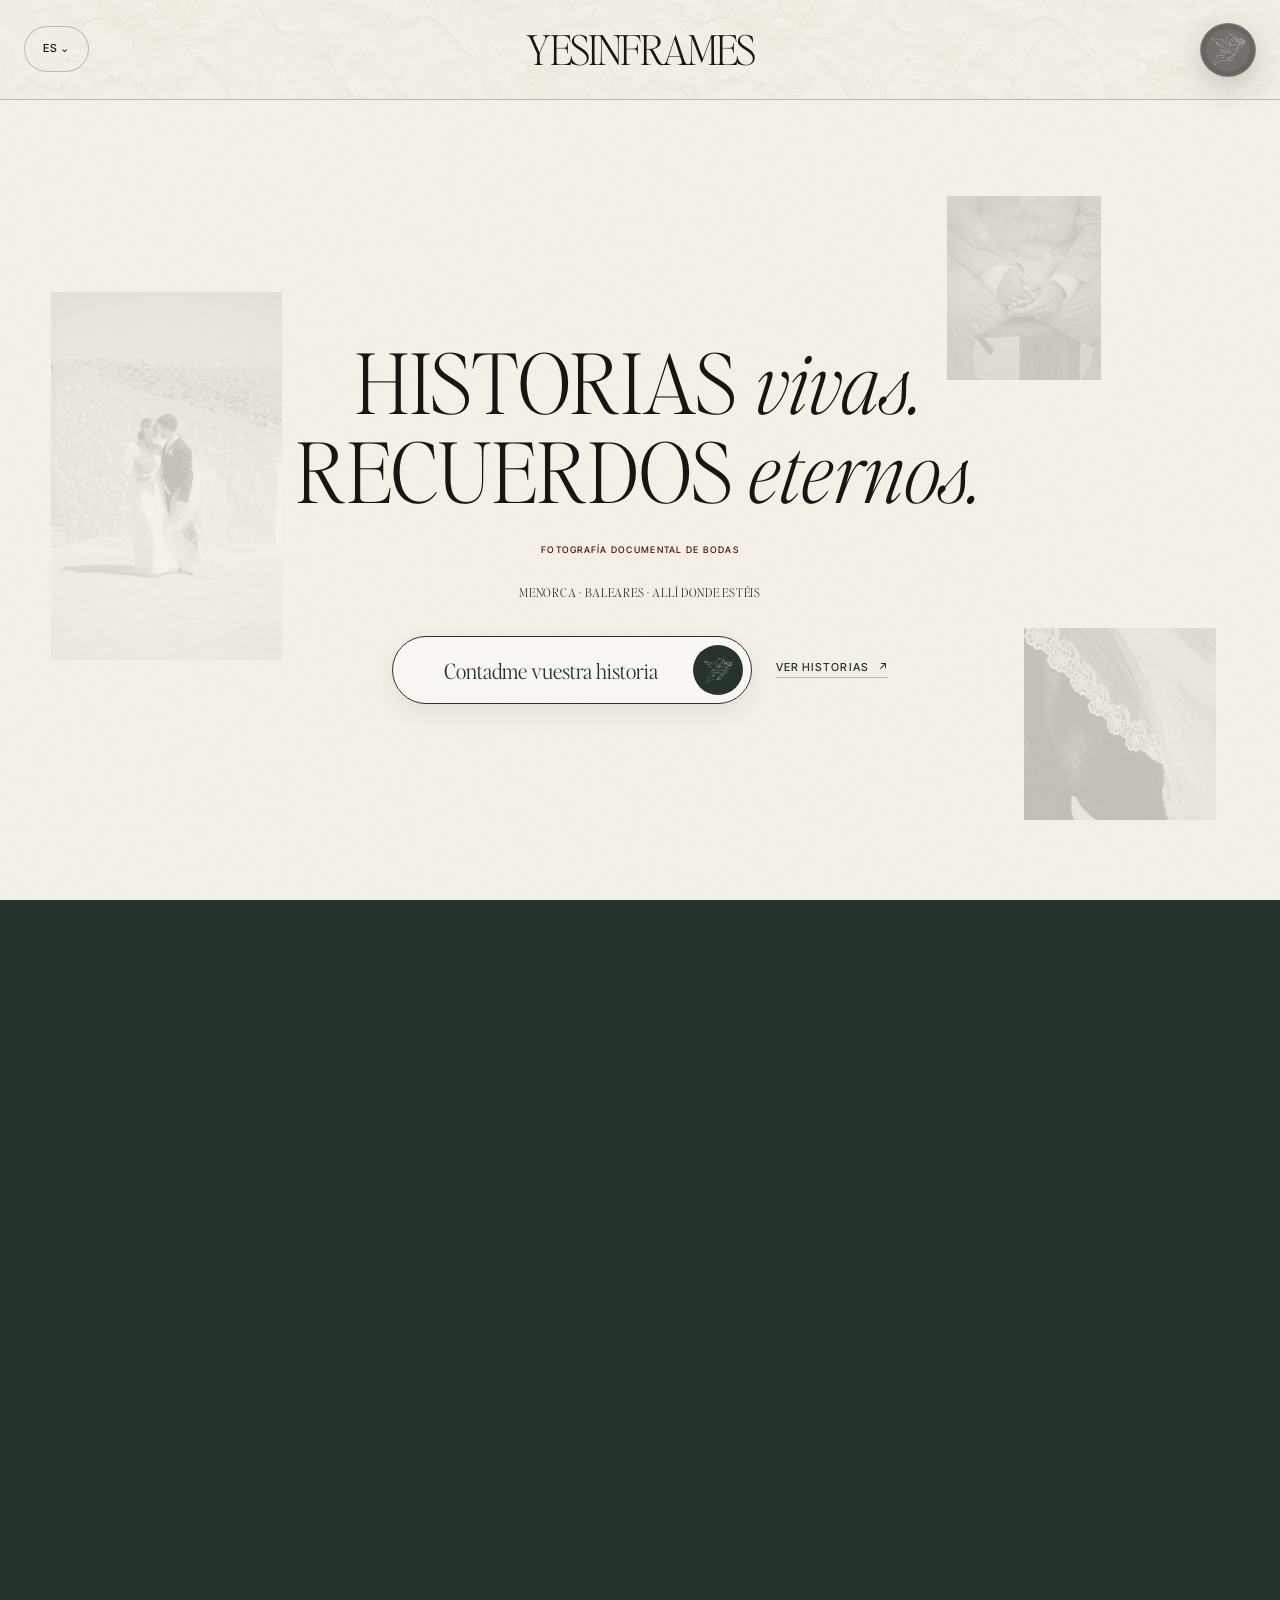
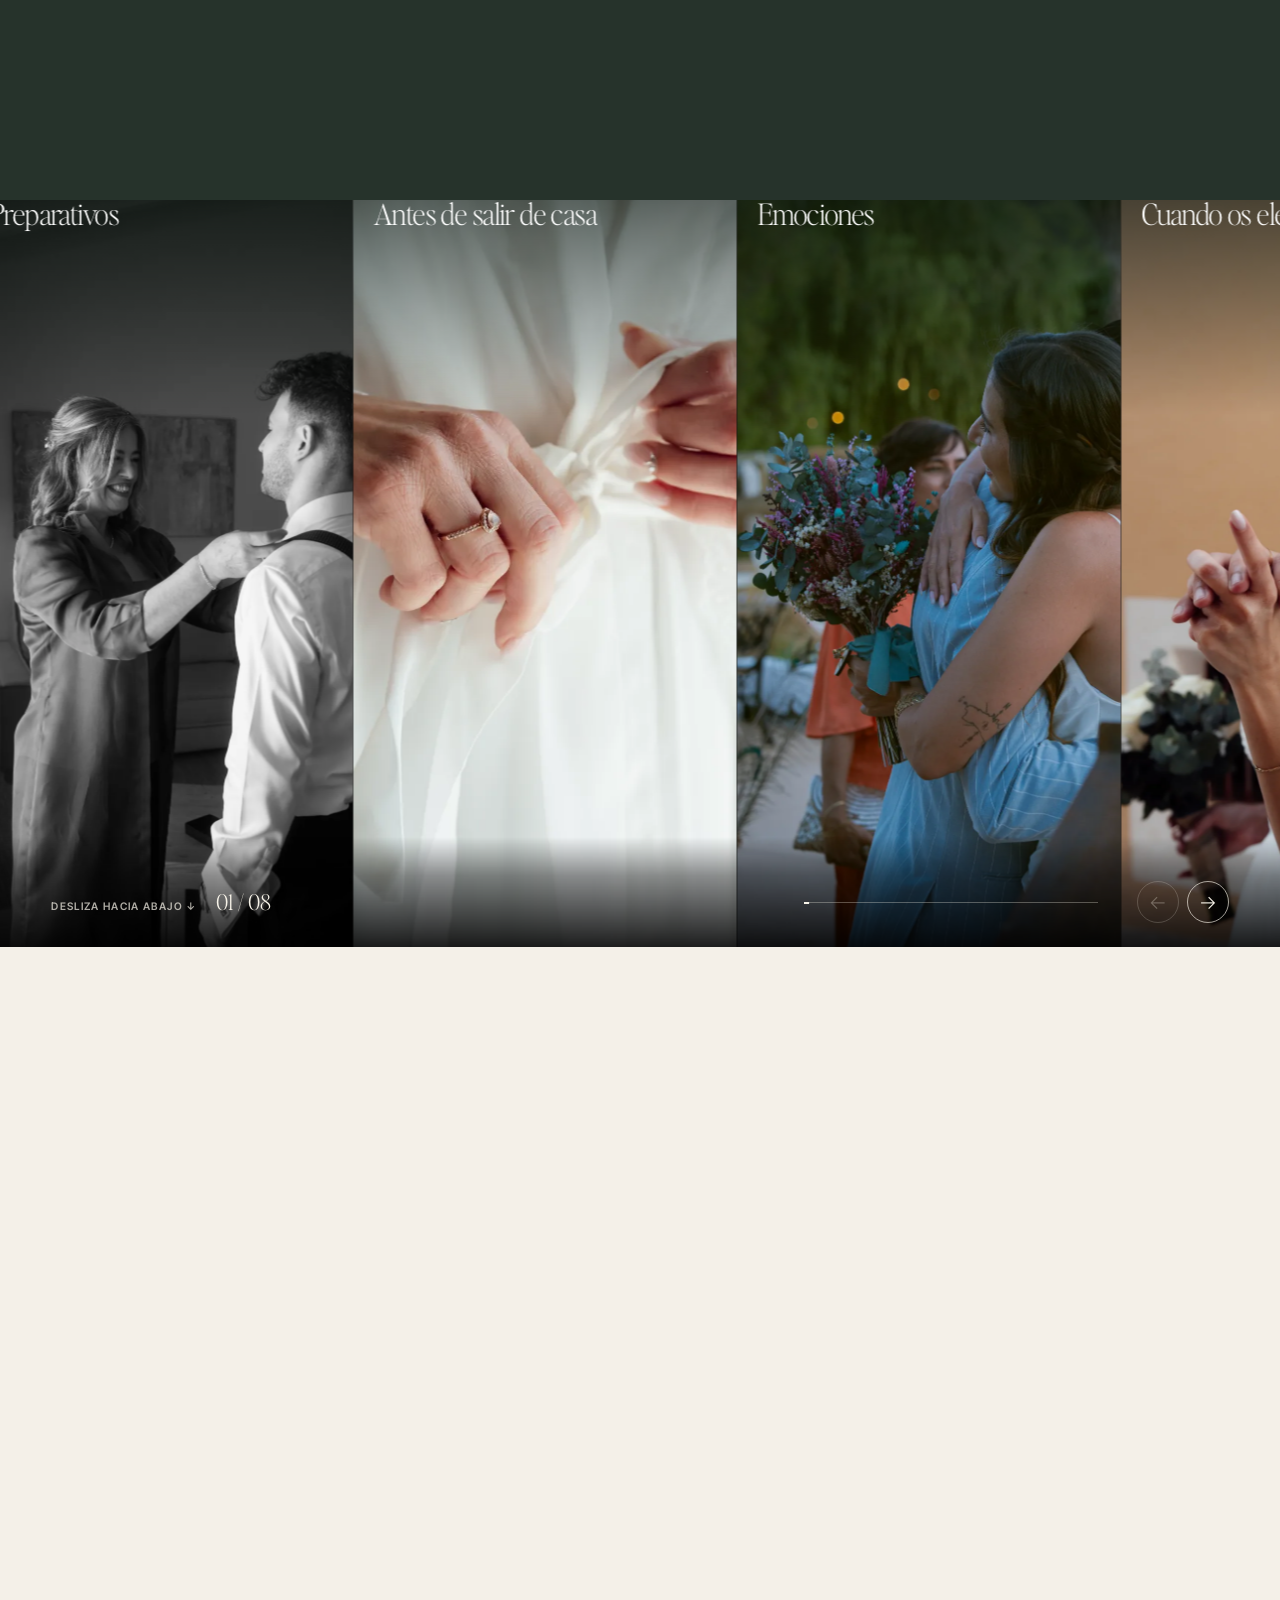
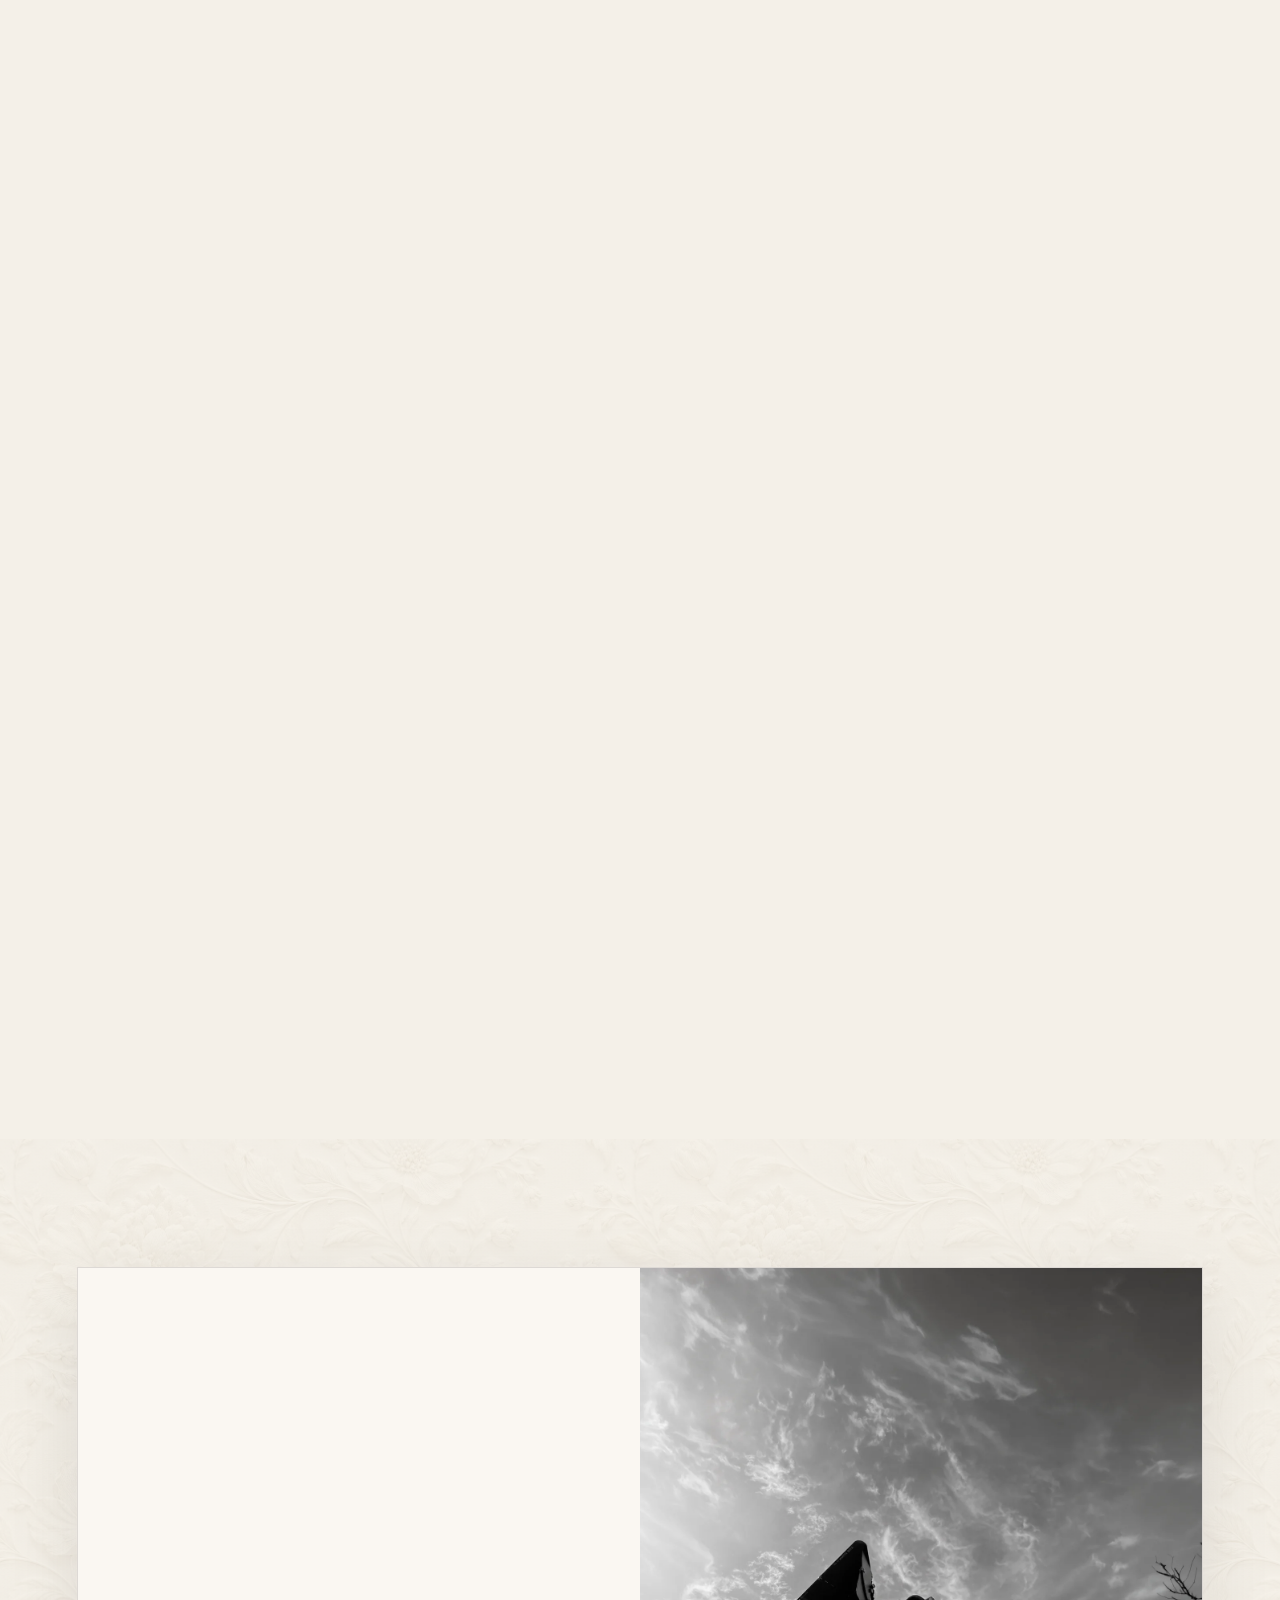
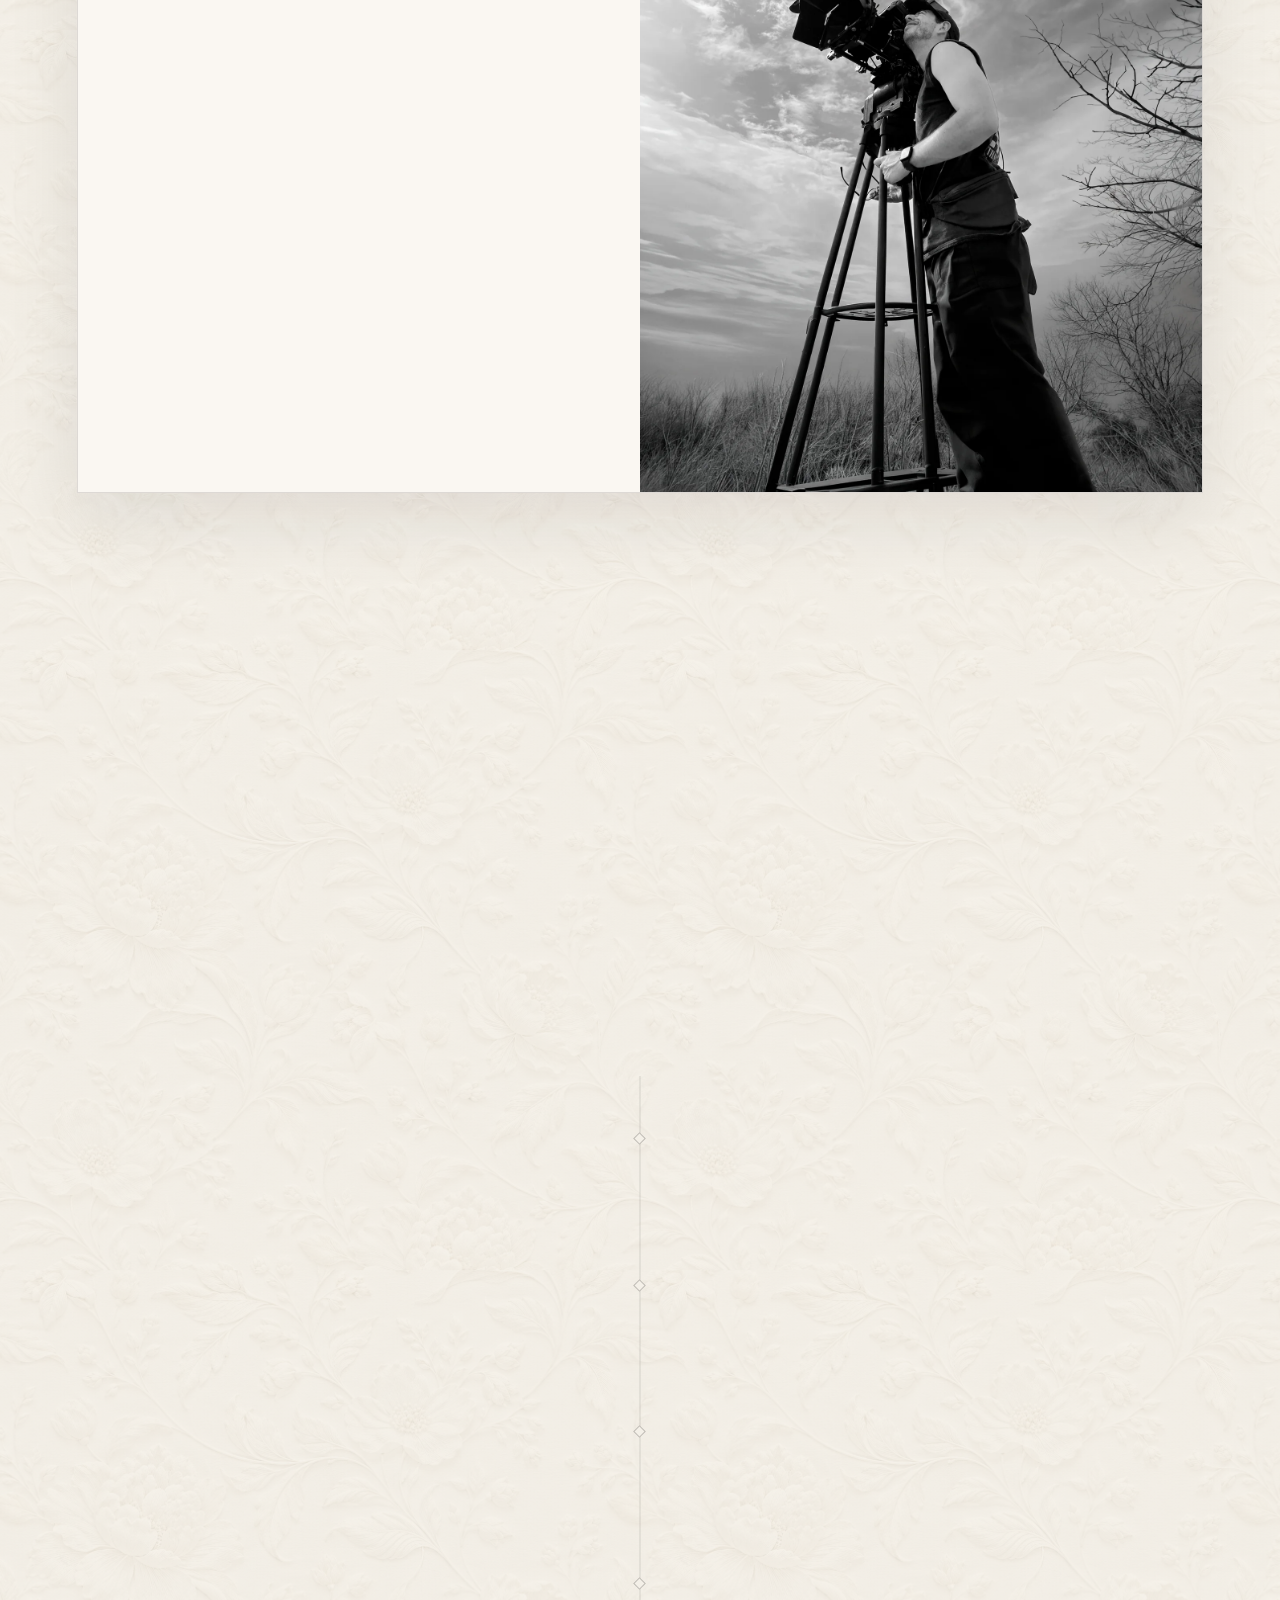
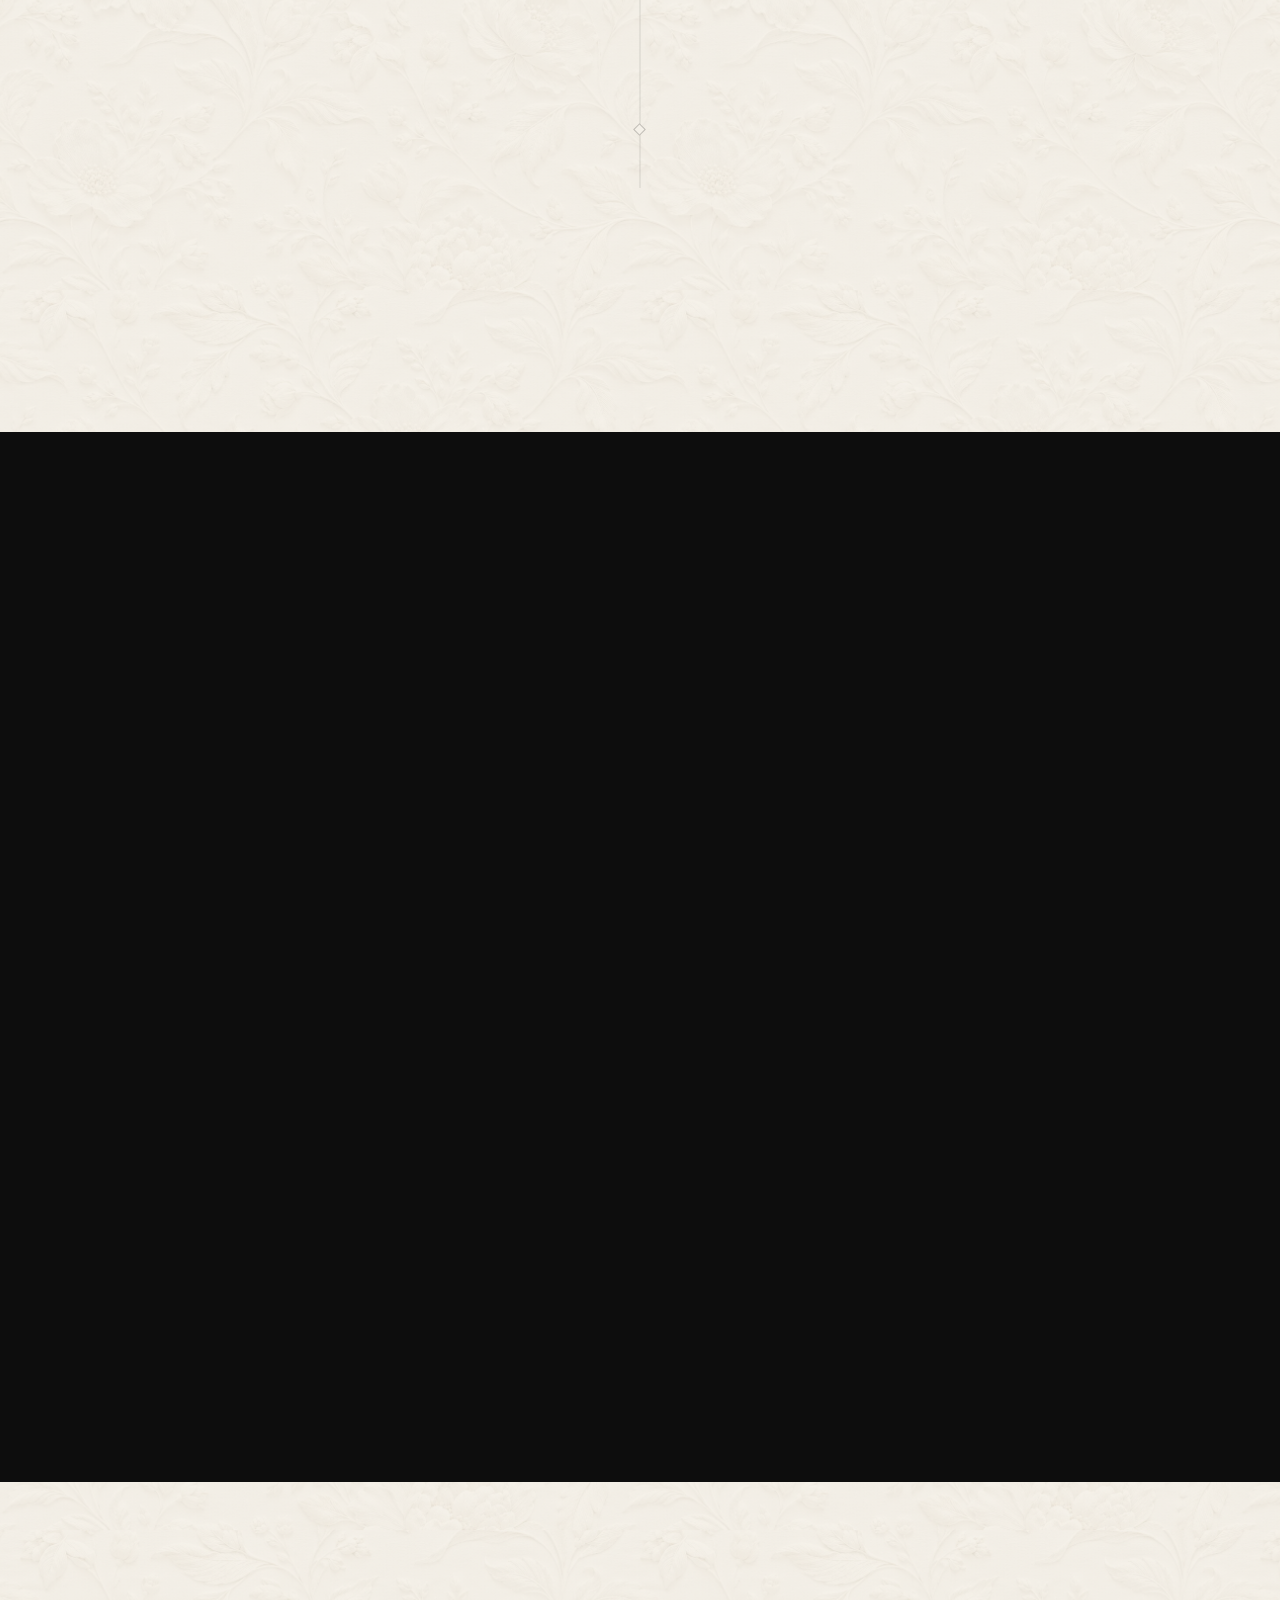
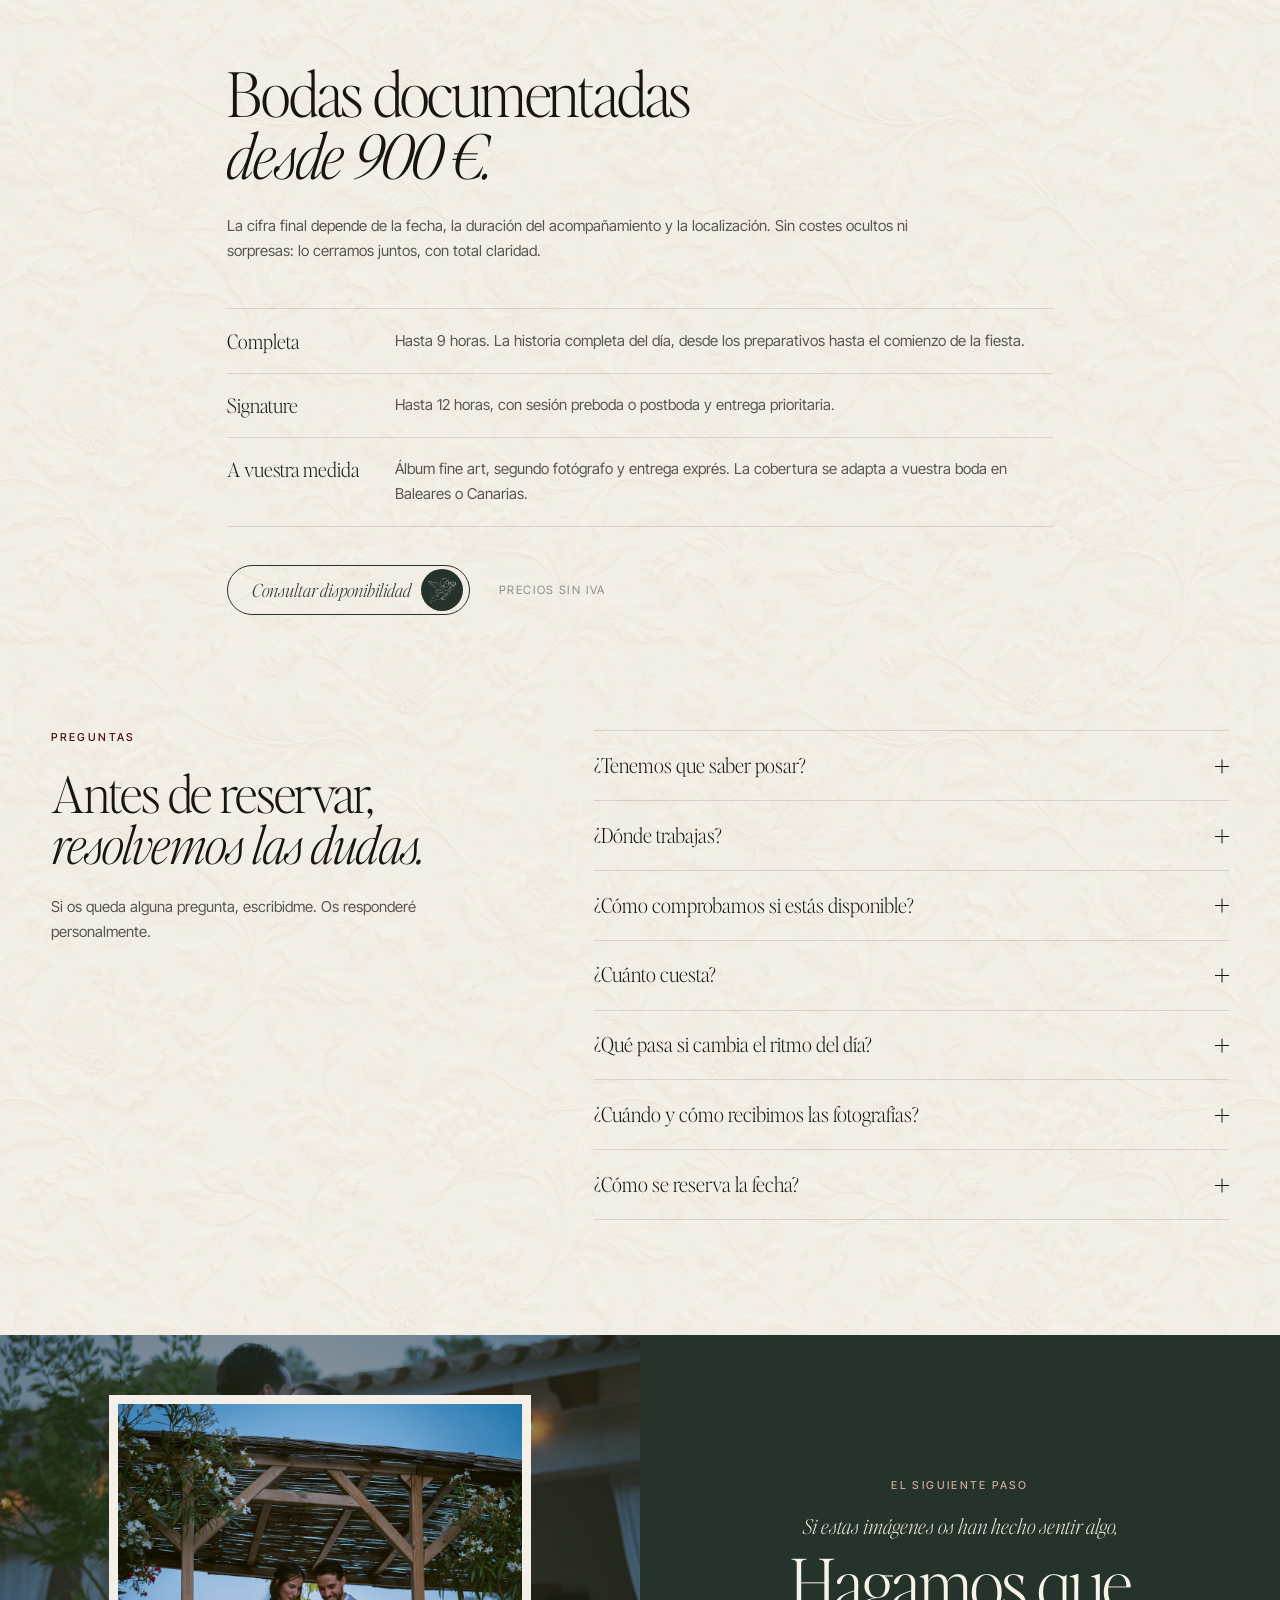
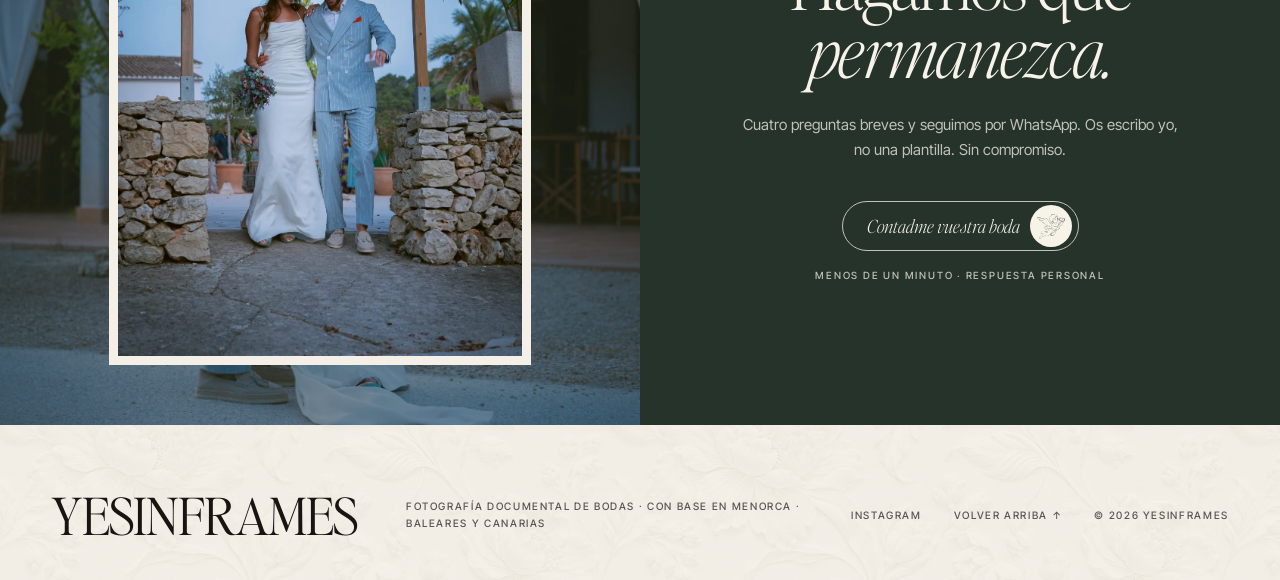
<file: index.html>
<!DOCTYPE html>
<html lang="es">
<head>
<meta charset="UTF-8">
<meta name="viewport" content="width=device-width, initial-scale=1, viewport-fit=cover">
<title>Yesinframes — Fotografía documental de bodas · Menorca, Baleares y Canarias</title>
<meta name="description" content="Fotografía documental de bodas. Con base en Menorca, trabajo en Baleares y Canarias. Imágenes honestas para recordar cómo se sintió.">
<meta name="theme-color" content="#f4f0e8">
<meta name="robots" content="noindex">

<meta property="og:type" content="website">
<meta property="og:site_name" content="Yesinframes">
<meta property="og:locale" content="es_ES">
<meta property="og:title" content="Yesinframes — Fotografía documental de bodas">
<meta property="og:description" content="Fotografía documental de bodas. Con base en Menorca, trabajo en Baleares y Canarias. Imágenes honestas para recordar cómo se sintió.">
<meta property="og:image" content="https://www.yesinframes.com/assets/og-yesinframes.jpg">
<meta property="og:url" content="https://www.yesinframes.com/">

<link rel="preconnect" href="https://fonts.googleapis.com">
<link rel="preconnect" href="https://fonts.gstatic.com" crossorigin>
<link rel="preload" href="assets/cupid.png" as="image" fetchpriority="high">
<link rel="preload" href="assets/fonts/editors-note-extralight.otf" as="font" type="font/otf" crossorigin>
<link href="https://fonts.googleapis.com/css2?family=Inter+Tight:wght@400;500;600&display=swap" rel="stylesheet">
<link rel="stylesheet" href="styles.css?v=20261007-reload-gallery-landing2">
<link rel="stylesheet" href="editorial.css?v=20261013-about-clean2">
<link rel="stylesheet" href="languages.css?v=20261005">
<link rel="stylesheet" href="stories-reveal.css?v=20261013-local-gallery">
<link rel="stylesheet" href="hero-stack.css?v=20261007-reload-gallery-landing2">
<link rel="stylesheet" href="about-mobile.css?v=20261008-about9">
<link rel="stylesheet" href="page-transition.css?v=20261008-2">
<link rel="stylesheet" href="landing-local.css?v=20261013">
<link rel="icon" href="assets/favicon.svg">
<script>document.documentElement.classList.add('js');</script>
</head>
<body>
<div class="page-transition" aria-hidden="true"><span class="page-transition__wordmark">Yesinframes</span></div>

<!-- Intro: el cupido se dibuja a tinta (misma animación que la web vigente) -->
<div class="loader" id="loader" aria-hidden="true">
  <span class="loader__counter" id="loader-counter">01</span>
  <div class="loader__stage">
    <canvas id="loader-canvas" width="536" height="485"></canvas>
    <img id="loader-source" src="assets/cupid.png" alt="" width="536" height="485">
  </div>
  <span class="loader__unit">%</span>
</div>

<a class="skip-link" href="#contenido">Saltar al contenido</a>

<!-- Marca centrada y botón lateral con cupido -->
<header class="wedding-header" id="wedding-header">
  <a class="wedding-wordmark" href="#inicio" id="wordmark-link">Yesinframes</a>
  <div class="header-tools">
  <button class="menu-button" type="button" id="menu-button" aria-expanded="false" aria-controls="site-menu">
    <span id="menu-button-label" class="sr-only">Menú</span>
    <span class="menu-button__cupid" aria-hidden="true"></span>
    <i aria-hidden="true"></i>
  </button></div>
</header>
<div class="language-switch language-switch--corner" data-language-switch></div>

<!-- Menú a pantalla completa en vino (Hover Central) -->
<aside class="site-menu" id="site-menu" aria-hidden="true">
  <div class="menu-stage">
    <nav class="menu-nav" aria-label="Navegación principal">
      <div class="menu-loop" id="menu-loop">
        <div class="menu-set">
            <a class="menu-link" href="#mirada" data-pose="2" data-caption="Cómo miro y qué decido no dirigir.">Mi mirada</a>
            <a class="menu-link" href="#sobre-mi" data-pose="4" data-caption="Quién está detrás de la cámara.">Sobre mí</a>
            <a class="menu-link" href="#historias" data-pose="1" data-caption="Bodas contadas de principio a fin.">Historias</a>
            <a class="menu-link" href="#experiencia" data-pose="3" data-caption="Calma, anticipación y ritmo natural.">La experiencia</a>
            <a class="menu-link" href="#voces" data-pose="2" data-caption="Lo que dicen las parejas.">Palabras bonitas</a>
            <a class="menu-link" href="#inversion" data-pose="3" data-caption="Presupuesto transparente y cerrado.">Inversión</a>
            <a class="menu-link" href="#preguntas" data-pose="4" data-caption="Tiempos, entregas y dudas habituales.">Preguntas frecuentes</a>
            <a class="menu-link" href="#contacto" data-pose="5" data-caption="Comprobamos vuestra fecha.">Contacto</a>
        </div>
        <div class="menu-set menu-set--echo" aria-hidden="true">
            <a class="menu-link" href="#mirada" tabindex="-1" data-pose="2" data-caption="Cómo miro y qué decido no dirigir.">Mi mirada</a>
            <a class="menu-link" href="#sobre-mi" tabindex="-1" data-pose="4" data-caption="Quién está detrás de la cámara.">Sobre mí</a>
            <a class="menu-link" href="#historias" tabindex="-1" data-pose="1" data-caption="Bodas contadas de principio a fin.">Historias</a>
            <a class="menu-link" href="#experiencia" tabindex="-1" data-pose="3" data-caption="Calma, anticipación y ritmo natural.">La experiencia</a>
            <a class="menu-link" href="#voces" tabindex="-1" data-pose="2" data-caption="Lo que dicen las parejas.">Palabras bonitas</a>
            <a class="menu-link" href="#inversion" tabindex="-1" data-pose="3" data-caption="Presupuesto transparente y cerrado.">Inversión</a>
            <a class="menu-link" href="#preguntas" tabindex="-1" data-pose="4" data-caption="Tiempos, entregas y dudas habituales.">Preguntas frecuentes</a>
            <a class="menu-link" href="#contacto" tabindex="-1" data-pose="5" data-caption="Comprobamos vuestra fecha.">Contacto</a>
        </div>
      </div>
    </nav>

    <div class="menu-emblem" id="menu-emblem" aria-hidden="true">
      <span class="menu-emblem__pose">
        <span class="menu-emblem__float">
          <span class="menu-emblem__mark"></span>
        </span>
      </span>
    </div>
  </div>

  <div class="menu-foot-row">
    <p class="menu-foot">Fotografía documental de bodas<br>Con base en Menorca · Bodas en Baleares y Canarias</p>
    <p class="menu-caption" id="menu-caption" aria-hidden="true"></p>
  </div>

  <span class="menu-cursor" id="menu-cursor" aria-hidden="true">Abrir</span>
</aside>

<main id="contenido">

  <!-- Hero (46 / 54): qué hago, para quién y dónde, en un vistazo -->
  <section class="hero hero--landing" id="inicio" aria-labelledby="hero-title">
    <div class="hero__copy">
      <div class="hero-collage" aria-hidden="true">
        <img class="hero-collage__one" src="assets/photos/hero-muro-blanco.webp" alt="">
        <img class="hero-collage__two" src="assets/photos/manos-novio.webp" alt="">
        <img class="hero-collage__three" src="assets/photos/velo-caballo.webp" alt="">
      </div>
      <p class="label" data-reveal>Fotografía documental de bodas</p>
      <h1 id="hero-title" data-reveal>Historias <em>vivas.</em><br>Recuerdos <em>eternos.</em></h1>
      <p class="hero__location">Menorca · Baleares · Allí donde estéis</p>
      <div class="hero__actions">
        <a class="btn btn--say-yes" href="historia.html"><span class="btn__label">Contadme vuestra historia</span><span class="btn__hover-text" aria-hidden="true">Let’s say yes</span><span class="btn__icon" aria-hidden="true"></span></a>
        <a class="link" href="#historias">Ver historias</a>
      </div>
    </div>

    <div class="hero__media hero__media--desktop hero-slides" aria-roledescription="carrusel" aria-label="Fotografías de bodas en escritorio">
      <figure class="hero__slide is-active">
        <img src="assets/photos/hero-dress-rug.webp" alt="El vestido de novia se arrastra sobre una alfombra trenzada, iluminado por un haz de luz" width="2600" height="1694" fetchpriority="high" decoding="async">
      </figure>
      <figure class="hero__slide">
        <img src="assets/photos/hero-petalos.webp" alt="Los novios salen de la ceremonia entre una lluvia de pétalos" width="1334" height="2000" decoding="async">
      </figure>
      <figure class="hero__slide">
        <img src="assets/photos/hero-atardecer.webp" alt="La pareja se besa al atardecer bajo una pérgola" width="1334" height="2000" decoding="async">
      </figure>
      <figure class="hero__slide">
        <img src="assets/photos/pergola.webp" alt="La pareja camina bajo una pérgola iluminada" width="1334" height="2000" decoding="async">
      </figure>
    </div>
    <div class="hero__media hero__media--mobile hero-slides hero-slides--stack" aria-roledescription="carrusel" aria-label="Fotografías de bodas en móvil">
      <figure class="hero__slide" data-stack-depth="0" data-stack-state="queued" aria-hidden="true">
        <img src="assets/photos/manos-novio.webp" alt="Las manos del novio mientras espera" width="1334" height="2000" fetchpriority="high" decoding="async">
      </figure>
      <figure class="hero__slide" data-stack-depth="1" data-stack-state="queued" aria-hidden="true">
        <img src="assets/photos/ca-paseo.webp" alt="Los recién casados caminan de la mano sobre el césped" width="1200" height="1800" decoding="async">
      </figure>
      <figure class="hero__slide" data-stack-depth="2" data-stack-state="queued" aria-hidden="true">
        <img src="assets/photos/madre-corbata.webp" alt="Una madre ajusta la corbata del novio" width="1334" height="2000" decoding="async">
      </figure>
      <figure class="hero__slide" data-stack-depth="3" data-stack-state="queued" aria-hidden="true">
        <img src="assets/photos/ca-baile.webp" alt="La pareja comparte un baile" width="1200" height="1800" decoding="async">
      </figure>
      <figure class="hero__slide" data-stack-depth="4" data-stack-state="queued" aria-hidden="true">
        <img src="assets/photos/velo-caballo.webp" alt="El velo de la novia sobre un caballo" width="1334" height="2000" decoding="async">
      </figure>
    </div>
    <div class="hero__actions hero__actions--mobile">
      <a class="btn btn--say-yes" href="historia.html"><span class="btn__label">Contadme vuestra historia</span><span class="btn__hover-text" aria-hidden="true">Let’s say yes</span><span class="btn__icon" aria-hidden="true"></span></a>
      <a class="link" href="#historias">Ver historias</a>
    </div>
    <div class="hero__trail" id="hero-image-trail" aria-hidden="true"></div>
  </section>

  <!-- La mirada: desarma la objeción «no sabemos posar» -->
  <section class="philosophy" id="mirada" aria-labelledby="philosophy-title">
    <div class="philosophy__photos" aria-hidden="true"><img src="assets/photos/hero-atardecer.webp" alt="" loading="lazy"><img src="assets/photos/abrazo.webp" alt="" loading="lazy"></div>
    <div class="philosophy__panel" data-reveal>
      <span class="cupid-mark" aria-hidden="true"></span>
      <p class="label">La mirada</p>
      <p class="philosophy__lead">Cada pareja tiene una historia.</p>
      <h2 id="philosophy-title">La vuestra merece<br><em>ser recordada.</em></h2>
      <p class="philosophy__micro"><span class="typewriter" data-typewriter>Hablemos de vuestro día</span></p>
    </div>
  </section>

  <!-- Cifras: banda compacta de prueba social justo después del hero.
       CIFRAS INVENTADAS PARA LA PRUEBA: sustituir por datos reales antes de publicar -->
  <section class="proof" id="cifras" aria-label="Yesinframes en cifras">
    <dl class="proof__stats">
      <div class="stat" data-reveal>
        <dt class="stat__value" aria-label="Más de 120"><span class="stat__ghost" aria-hidden="true">+120</span><span class="stat__live" data-count="120" data-prefix="+" aria-hidden="true">+120</span></dt>
        <dd>bodas documentadas</dd>
      </div>
      <div class="stat" data-reveal>
        <dt class="stat__value" aria-label="8 años"><span class="stat__ghost" aria-hidden="true">8</span><span class="stat__live" data-count="8" aria-hidden="true">8</span></dt>
        <dd>años contando bodas</dd>
      </div>
      <div class="stat" data-reveal>
        <dt class="stat__value" aria-label="Menos de 24 horas"><span class="stat__ghost" aria-hidden="true">&lt;24 h</span><span class="stat__live" data-count="24" data-from="72" data-prefix="&lt;" data-suffix=" h" aria-hidden="true">&lt;24 h</span></dt>
        <dd>tiempo de respuesta</dd>
      </div>
      <div class="stat" data-reveal>
        <dt class="stat__value" aria-label="5,0 sobre 5"><span class="stat__ghost" aria-hidden="true">5,0</span><span class="stat__live" aria-hidden="true">5,0</span></dt>
        <dd>valoración de las parejas</dd>
      </div>
    </dl>
    <p class="proof__places">Con base en Menorca <i aria-hidden="true">·</i> <em>Bodas en Baleares y Canarias</em></p>
  </section>

  <!-- Historias: galería horizontal interactiva -->
  <section class="section work" id="historias" aria-label="Historias">
    <div class="container">
      <div id="stories-react-root" data-no-translate></div>
    </div>
  </section>

  <!-- Quién soy: bloque editorial minimalista -->
  <section class="about" id="sobre-mi" aria-labelledby="about-title">
    <div class="about__portrait">
      <img src="assets/photos/victor.webp" alt="Víctor, fotógrafo de Yesinframes" width="1400" height="2052" loading="lazy" decoding="async">
      <div class="about__overlay-title" aria-hidden="true">
        <h2><span data-about-greeting>Buenas tardes</span>,<br><span data-about-intro>mi nombre es</span><br><em>Víctor.</em></h2>
      </div>
    </div>
    <div class="about__copy" data-reveal>
      <div class="about__title-lockup">
        <h2 id="about-title"><span data-about-greeting>Buenas tardes</span>,<br><span data-about-intro>mi nombre es</span><br><em>Víctor.</em></h2>
      </div>
      <p class="about__desktop-text">Mi mirada se ha formado en el cine. Los rodajes me han enseñado a leer la luz, cuidar el encuadre y entender el ritmo con el que se construye una historia.<br>En las bodas, esa forma de mirar se pone al servicio de algo irrepetible.</p>
      <p class="about__desktop-text">El día de la boda os doy cuatro indicaciones, dichas con calma y sin entrometerme:<br>lo justo para conseguir esas fotos que tanto os gustan. A partir de ahí, sois libres. Jugáis, os movéis, os robáis una risa o una mirada. Y ahí es donde entro yo.</p>
      <div class="about__mobile-text">
        <p>Mi mirada se ha formado en el cine. Los rodajes me han enseñado a leer la luz, cuidar el encuadre y entender el ritmo con el que se construye una historia.</p>
        <p>En las bodas, esa forma de mirar se pone al servicio de algo irrepetible.</p>
        <p>El día de la boda os doy cuatro indicaciones, dichas con calma y sin entrometerme: lo justo para conseguir esas fotos que tanto os gustan.</p>
        <p>A partir de ahí, sois libres. Jugáis, os movéis, os robáis una risa o una mirada. Y ahí es donde entro yo.</p>
      </div>
      <a class="btn btn--reveal-brand" href="historia.html"><span class="btn__label">Hablemos de vuestra boda</span><span class="btn__icon" aria-hidden="true"></span></a>
    </div>
  </section>

  <!-- La experiencia: timeline con línea de progreso -->
  <section class="section experience" id="experiencia" aria-labelledby="experience-title">
    <div class="container">
      <header class="experience__head">
        <p class="label" data-reveal>La experiencia</p>
        <h2 id="experience-title" data-reveal>Habrá momentos que no llegaréis a ver.<br><em>Los encontraréis en las fotografías.</em></h2>
        <p data-reveal>No tenéis que saber posar ni estar pendientes de la cámara. Mi trabajo también consiste en daros calma: conocer el ritmo del día, anticiparme y guiaros solamente cuando realmente lo necesitéis.</p>
      </header>

      <div class="timeline" id="timeline">
        <span class="timeline__line" aria-hidden="true"><span class="timeline__fill" id="timeline-fill"></span></span>
        <ol class="timeline__steps">
        <li class="tl-step">
          <span class="tl-dot" aria-hidden="true"></span>
          <div class="tl-head" data-reveal>
            <p class="tl-meta"><svg class="tl-icon" viewBox="0 0 24 24" aria-hidden="true"><path d="M4 6.5h16v11H4z"/><path d="m4.5 7 7.5 6 7.5-6"/></svg></p>
            <h3>Os escucho y conozco lo importante</h3>
          </div>
          <p class="tl-text" data-reveal>Hablamos de vuestra gente, vuestros tiempos y lo que de verdad importa. Las llamadas y videollamadas que hagan falta, y precios claros desde el principio.</p>
        </li>
        <li class="tl-step">
          <span class="tl-dot" aria-hidden="true"></span>
          <div class="tl-head" data-reveal>
            <p class="tl-meta"><svg class="tl-icon" viewBox="0 0 24 24" aria-hidden="true"><path d="M4 6h16v14H4z"/><path d="M4 10h16M8.5 3.5v4M15.5 3.5v4"/></svg></p>
            <h3>Preparo el día con vosotros</h3>
          </div>
          <p class="tl-text" data-reveal>Conozco el ritmo de la jornada y las localizaciones, y me coordino con el resto de equipos que trabajan en vuestra boda.</p>
        </li>
        <li class="tl-step">
          <span class="tl-dot" aria-hidden="true"></span>
          <div class="tl-head" data-reveal>
            <p class="tl-meta"><svg class="tl-icon" viewBox="0 0 24 24" aria-hidden="true"><path d="M3.5 8h4l1.5-2.5h6L16.5 8h4v11h-17z"/><circle cx="12" cy="13.2" r="3.4"/></svg></p>
            <h3>Os dejo vivirlo; guío solo si ayuda</h3>
          </div>
          <p class="tl-text" data-reveal>Si necesitáis una indicación, la tendréis. Cuando el momento funcione solo, me apartaré. Sin poses forzadas ni sesiones que os alejen de vuestra boda.</p>
        </li>
        <li class="tl-step">
          <span class="tl-dot" aria-hidden="true"></span>
          <div class="tl-head" data-reveal>
            <p class="tl-meta"><svg class="tl-icon" viewBox="0 0 24 24" aria-hidden="true"><path d="M12 19.5s-7.5-4.4-7.5-9.6A4.1 4.1 0 0 1 12 7.6a4.1 4.1 0 0 1 7.5 2.3c0 5.2-7.5 9.6-7.5 9.6z"/></svg></p>
            <h3>Si algo cambia, me adapto</h3>
          </div>
          <p class="tl-text" data-reveal>Los nervios, la luz y los horarios no siempre siguen el plan. Resuelvo sin añadir ruido y sigo encontrando la historia dentro de lo inesperado.</p>
        </li>
        <li class="tl-step">
          <span class="tl-dot" aria-hidden="true"></span>
          <div class="tl-head" data-reveal>
            <p class="tl-meta"><svg class="tl-icon" viewBox="0 0 24 24" aria-hidden="true"><path d="M3.5 5.5h17v13h-17z"/><path d="m3.5 15.5 5-4.5 4 3.5 3-2.5 5 4"/><circle cx="15.5" cy="9" r="1.4"/></svg></p>
            <h3>Selecciono y edito cada fotografía</h3>
          </div>
          <p class="tl-text" data-reveal>Construyo un relato visual coherente y fiel a vuestro día, y os lo entrego en una galería online privada.</p>
        </li>
        </ol>
      </div>

      <div class="experience__cta" data-reveal>
        <a class="link" href="historia.html">Contadme vuestra historia</a>
      </div>
    </div>
  </section>

  <!-- Palabras bonitas: reseñas de las parejas -->
  <section class="section voices" id="voces" aria-labelledby="voices-title">
    <div class="container">
      <p class="label label--center" data-reveal>Palabras bonitas</p>
      <h2 id="voices-title" class="sr-only">Lo que dicen las parejas</h2>
      <ul class="voices__list">
        <li data-reveal>
          <div class="review-stars" aria-label="5 de 5 estrellas">★★★★★</div>
          <blockquote>«Nos has hecho reír, llorar y volver a sentirlo todo otra vez. No queríamos unas fotos bonitas: <em>queríamos exactamente esto.</em>»</blockquote>
          <footer><span class="review-avatar" aria-hidden="true">L&amp;M</span><cite><strong>L &amp; M</strong><small>Boda documental · Reseña de pareja</small></cite></footer>
        </li>
        <li data-reveal>
          <div class="review-stars" aria-label="5 de 5 estrellas">★★★★★</div>
          <blockquote>«Llevamos como una hora diciendo “esta es mi favorita”. <em>Tenemos ya unas 200 favoritas.</em>»</blockquote>
          <footer><span class="review-avatar" aria-hidden="true">J&amp;P</span><cite><strong>J &amp; P</strong><small>Boda documental · Reseña de pareja</small></cite></footer>
        </li>
        <li data-reveal>
          <div class="review-stars" aria-label="5 de 5 estrellas">★★★★★</div>
          <blockquote>«No puedo con las fotos de nuestros amigos. Son ellos, literal. <em>Los has pillado a todos tal cual son.</em>»</blockquote>
          <footer><span class="review-avatar" aria-hidden="true">G&amp;R</span><cite><strong>G &amp; R</strong><small>Boda documental · Reseña de pareja</small></cite></footer>
        </li>
      </ul>
    </div>
  </section>

  <!-- Inversión: precio base explícito para filtrar -->
  <section class="section invest" id="inversion" aria-labelledby="invest-title">
    <div class="container invest__grid">
      <div class="invest__copy">
        <p class="label" data-reveal>Inversión</p>
        <h2 id="invest-title" data-reveal>Bodas documentadas<br><em>desde 900&nbsp;€.</em></h2>
        <p data-reveal>La cifra final depende de la fecha, la duración del acompañamiento y la localización. Sin costes ocultos ni sorpresas: lo cerramos juntos, con total claridad.</p>
        <dl class="invest__more" data-reveal>
          <div>
            <dt>Completa</dt>
            <dd>Hasta 9 horas. La historia completa del día, desde los preparativos hasta el comienzo de la fiesta.</dd>
          </div>
          <div>
            <dt>Signature</dt>
            <dd>Hasta 12 horas, con sesión preboda o postboda y entrega prioritaria.</dd>
          </div>
          <div>
            <dt>A vuestra medida</dt>
            <dd>Álbum fine art, segundo fotógrafo y entrega exprés. La cobertura se adapta a vuestra boda en Baleares o Canarias.</dd>
          </div>
        </dl>
        <div class="invest__action" data-reveal>
          <a class="btn btn--reveal-brand" href="historia.html"><span class="btn__label">Consultar disponibilidad</span><span class="btn__icon" aria-hidden="true"></span></a>
          <p>Precios sin IVA</p>
        </div>
      </div>
    </div>
  </section>

  <!-- Preguntas frecuentes -->
  <section class="section faq" id="preguntas" aria-labelledby="faq-title">
    <div class="container faq__grid">
      <header data-reveal>
        <p class="label">Preguntas</p>
        <h2 id="faq-title">Antes de reservar,<br><em>resolvemos las dudas.</em></h2>
        <p>Si os queda alguna pregunta, escribidme. Os responderé personalmente.</p>
      </header>
      <div class="faq__list" data-reveal>
        <details name="faq">
          <summary>¿Tenemos que saber posar?<i aria-hidden="true"></i></summary>
          <p>No. Os daré indicaciones sencillas cuando ayuden y dejaré espacio para que os mováis y disfrutéis con naturalidad.</p>
        </details>
        <details name="faq">
          <summary>¿Dónde trabajas?<i aria-hidden="true"></i></summary>
          <p>Tengo mi base en Menorca y fotografío bodas en todas las Baleares y en Canarias.</p>
        </details>
        <details name="faq">
          <summary>¿Cómo comprobamos si estás disponible?<i aria-hidden="true"></i></summary>
          <p>Contadme la fecha, el lugar, el número aproximado de invitados y la cobertura que os gustaría; a partir de ahí seguimos hablando para concretar la propuesta.</p>
        </details>
        <details name="faq">
          <summary>¿Cuánto cuesta?<i aria-hidden="true"></i></summary>
          <p>Desde 900 €. La cifra final depende de la fecha, la duración y el lugar de vuestra boda, y la cerramos juntos antes de reservar.</p>
        </details>
        <details name="faq">
          <summary>¿Qué pasa si cambia el ritmo del día?<i aria-hidden="true"></i></summary>
          <p>Me adapto a los cambios de luz y de horarios para seguir documentando lo que sucede, sin añadir presión a la jornada.</p>
        </details>
        <details name="faq">
          <summary>¿Cuándo y cómo recibimos las fotografías?<i aria-hidden="true"></i></summary>
          <p>Preparo una selección cuidada de vuestra historia y os la entrego en una galería online privada. El plazo os lo confirmo en la propuesta, según cada boda.</p>
        </details>
        <details name="faq">
          <summary>¿Cómo se reserva la fecha?<i aria-hidden="true"></i></summary>
          <p>Hablamos, cerramos los detalles de la propuesta y, cuando estéis conformes, bloqueo el día. Os cuento las condiciones concretas en ese momento.</p>
        </details>
      </div>
    </div>
  </section>

  <!-- Contacto: única vía de contacto → cuestionario que acaba en WhatsApp -->
  <section class="contact" id="contacto" aria-labelledby="contact-title">
    <div class="contact__photo" aria-hidden="true"><img src="assets/photos/pergola.webp" alt="" loading="lazy"></div>
    <div class="contact__panel" data-reveal>
      <p class="label">El siguiente paso</p>
      <p class="contact__lead">Si estas imágenes os han hecho sentir algo,</p>
      <h2 id="contact-title">Hagamos que<br><em>permanezca.</em></h2>
      <p class="contact__text">Cuatro preguntas breves y seguimos por WhatsApp. Os escribo yo, no una plantilla. Sin compromiso.</p>
      <a class="btn btn--cream btn--say-yes" href="historia.html"><span class="btn__label">Contadme vuestra boda</span><span class="btn__hover-text" aria-hidden="true">Let’s say yes</span><span class="btn__icon" aria-hidden="true"></span></a>
      <p class="contact__note">Menos de un minuto · Respuesta personal</p>
    </div>
  </section>

  <!-- Botón flotante persistente (recuperado de Hover Central): única vía de contacto -->
  <a class="sticky-wa" id="sticky-wa" href="historia.html">Contadme vuestra boda <span aria-hidden="true">→</span></a>

</main>

<footer class="footer">
  <div class="container footer__inner">
    <a class="footer__brand" href="#inicio">Yesinframes</a>
    <p>Fotografía documental de bodas · Con base en Menorca · Baleares y Canarias</p>
    <div class="footer__links">
      <a href="https://www.instagram.com/yesinframes/" target="_blank" rel="noreferrer">Instagram</a>
      <a href="#inicio">Volver arriba ↑</a>
      <span id="year">© 2026 Yesinframes</span>
    </div>
  </div>
</footer>

<script src="translations.js?v=20261007-reviews1" defer></script>
<script src="languages.js?v=20261005" defer></script>
<script src="main.js?v=20261007-reload-gallery-landing2" defer></script>
<script src="about-greeting.js?v=20261006" defer></script>
<script src="stories-react.bundle.js?v=20261013-local-gallery" defer></script>
<script src="smooth-scroll.js?v=20261005" defer></script>
<script src="page-transition.js?v=20261008-1" defer></script>
<script src="hero-trail-local.js?v=20261013" defer></script>
</body>
</html>
</file>
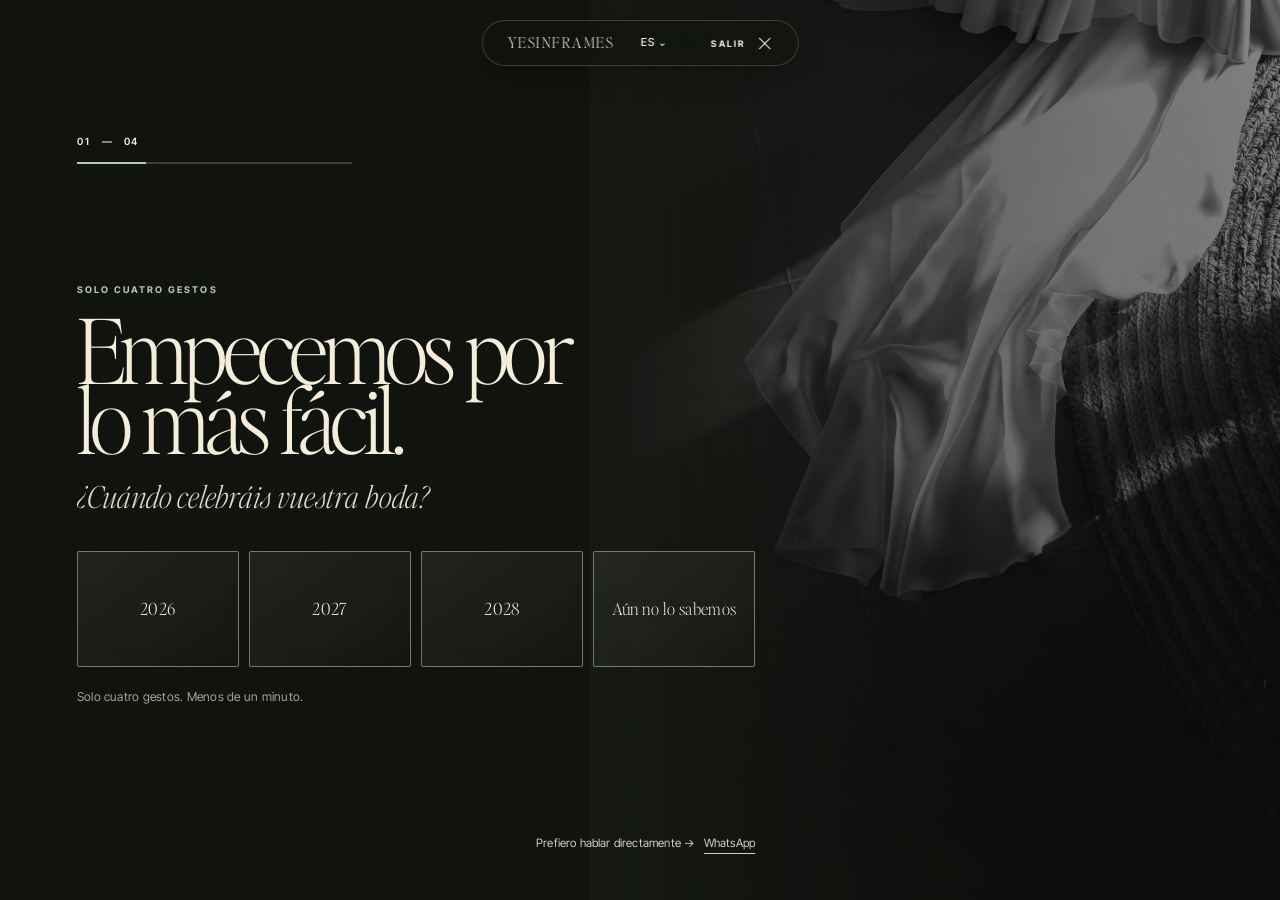
<file: historia.html>
<!DOCTYPE html>
<html lang="es">
<head>
  <meta charset="UTF-8">
  <meta name="viewport" content="width=device-width, initial-scale=1">
  <title>Entrar en la historia — Yesinframes</title>
  <meta name="description" content="Contadme lo esencial de vuestra boda en cuatro gestos. Sin formularios largos y sin compromiso.">
  <meta name="theme-color" content="#3F5145">
  <meta name="robots" content="noindex">
  <meta property="og:type" content="website">
  <meta property="og:site_name" content="Yesinframes">
  <meta property="og:locale" content="es_ES">
  <meta property="og:url" content="https://www.yesinframes.com/historia.html">
  <meta property="og:title" content="Contadme vuestra boda — Yesinframes">
  <meta property="og:description" content="Cuatro preguntas breves para comprobar la fecha. Después seguimos en WhatsApp.">
  <meta property="og:image" content="https://www.yesinframes.com/assets/og-yesinframes.jpg">
  <meta property="og:image:width" content="1200">
  <meta property="og:image:height" content="630">
  <link rel="preconnect" href="https://fonts.googleapis.com">
  <link rel="preconnect" href="https://fonts.gstatic.com" crossorigin>
  <link href="https://fonts.googleapis.com/css2?family=Inter+Tight:wght@400;500;600;700&display=swap" rel="stylesheet">
  <link rel="stylesheet" href="historia.css?v=20261007-ctas1">
  <link rel="stylesheet" href="page-transition.css?v=20261008-2">
  <link rel="stylesheet" href="languages.css?v=20261005">
  <link rel="icon" href="assets/favicon.svg">
  <script>try{if(sessionStorage.getItem('yesinframes-story-entry')==='1'){document.documentElement.classList.add('story-arriving');sessionStorage.removeItem('yesinframes-story-entry');setTimeout(function(){document.documentElement.classList.remove('story-arriving','story-entering');},1500);}}catch(e){}</script>
</head>
<body class="story-page">
  <div class="page-transition" aria-hidden="true"><span class="page-transition__wordmark">Yesinframes</span></div>
  <main class="story-flow" id="story-flow">
    <header class="story-header">
      <a class="story-wordmark" href="index.html" aria-label="Volver a la página de inicio">Yesinframes</a>
      <div class="language-switch" data-language-switch></div>
      <a class="story-exit" href="index.html"><span>Salir</span><i aria-hidden="true"></i></a>
    </header>

    <div class="story-visual" aria-hidden="true">
      <img id="story-image" src="assets/weddings/hero-dress-rug.webp" alt="">
      <div class="story-visual__veil"></div>
    </div>

    <section class="story-panel" aria-labelledby="story-title">
      <div class="story-progress" id="story-progress">
        <div class="story-progress__meta">
          <span id="step-current">01</span>
          <span aria-hidden="true">—</span>
          <span id="step-total">04</span>
        </div>
        <div class="story-progress__track" aria-hidden="true"><i id="progress-fill"></i></div>
      </div>

      <div class="story-content" id="story-content" aria-live="polite">
        <p class="story-kicker" id="story-kicker">Solo cuatro gestos</p>
        <h1 id="story-title">Empecemos por<br>lo más fácil.</h1>
        <p class="story-question" id="story-question">¿Cuándo celebráis vuestra boda?</p>
        <div class="story-options" id="story-options" role="group" aria-label="Elige una opción"></div>
        <button class="story-unsure" id="story-unsure" type="button" hidden>Aún no lo sabemos</button>
        <p class="story-reassurance" id="story-reassurance">Solo cuatro gestos. Menos de un minuto.</p>
      </div>

      <div class="story-complete" id="story-complete" hidden aria-live="polite">
        <p class="story-kicker">Todo listo</p>
        <h1 id="story-complete-title">Ya tenemos el principio de vuestra historia.</h1>
        <p class="story-question">El resto, nos lo contamos con calma.</p>
        <p class="story-summary" id="story-summary"></p>
        <p class="story-message-note">He preparado un mensaje con vuestras respuestas. Solo tendréis que pulsar enviar.</p>
        <a class="story-whatsapp-button" id="story-whatsapp-final" href="#" target="_blank" rel="noreferrer">Continuar en WhatsApp <span aria-hidden="true">→</span></a>
        <p class="story-trust">Os escribo yo, no una plantilla. Sin compromiso.</p>
      </div>

      <nav class="story-footer" aria-label="Navegación del formulario">
        <button class="story-back" id="story-back" type="button" disabled><span aria-hidden="true">←</span> Atrás</button>
        <a class="story-whatsapp-link" id="story-whatsapp-direct" href="#" target="_blank" rel="noreferrer">Prefiero hablar directamente <span aria-hidden="true">→</span> <u>WhatsApp</u></a>
      </nav>
    </section>

    <noscript>
      <div class="story-noscript">Para recorrer esta historia necesitas activar JavaScript. También puedes escribir directamente a <a href="mailto:hola@yesinframes.com">hola@yesinframes.com</a>.</div>
    </noscript>
  </main>


  <script src="translations.js?v=20261007-location1" defer></script>
  <script src="languages.js?v=20261005" defer></script>
  <script src="historia.js?v=20261007-location1" defer></script>
  <script src="page-transition.js?v=20261008-1" defer></script>
</body>
</html>
</file>
<file: styles.css>
/* ==========================================================================
   Yesinframes V5 — Estructura de DESIGN.md con la identidad de la web vigente
   Retícula editorial, esquinas rectas, líneas de 1px y sin sombras.
   Tipografía, paleta, cupido y textos: los de Hover Central.
   ========================================================================== */

/* ---------------- Tipografía ---------------- */
@font-face {
  font-family: 'Editors Note';
  src: url('assets/fonts/editors-note-extralight.otf') format('opentype');
  font-weight: 200;
  font-style: normal;
  font-display: swap;
}
@font-face {
  font-family: 'Editors Note';
  src: url('assets/fonts/editors-note-extralight-italic.otf') format('opentype');
  font-weight: 200;
  font-style: italic;
  font-display: swap;
}
@font-face {
  font-family: 'Editors Note';
  src: url('assets/fonts/editors-note-light.otf') format('opentype');
  font-weight: 300;
  font-style: normal;
  font-display: swap;
}

/* ---------------- Variables ---------------- */
:root {
  /* Papeles: hueso como superficie, tostado para las bandas */
  --paper: #f4f0e8;
  --paper-tan: #ebe4d6;
  --surface: #faf7f2;
  /* Tinta */
  --ink: #191412;
  --ink-soft: rgba(25, 20, 18, 0.7);
  --ink-faint: rgba(25, 20, 18, 0.45);
  /* Acentos de marca */
  --wine: #48110b;
  --green: #26332b;
  --green-deep: #1f2a23;
  --sage: #3f5145;
  --ivory: #f7f3e8;
  --ivory-soft: rgba(247, 243, 232, 0.74);
  --cream: #ede6d6;
  /* Líneas */
  --line: rgba(25, 20, 18, 0.13);
  --line-strong: rgba(25, 20, 18, 0.24);
  --line-light: rgba(247, 243, 232, 0.2);

  --font-serif: 'Editors Note', Georgia, 'Times New Roman', serif;
  --font-sans: 'Inter Tight', -apple-system, BlinkMacSystemFont, 'Segoe UI', Roboto, sans-serif;

  --container: 1600px;
  --gutter: clamp(20px, 4vw, 64px);
  --section-y: clamp(80px, 9vw, 128px);
  --nav-h: 0px;
  --header-space: 84px; /* hueco que deja la pastilla flotante al saltar a un ancla */

  --ease: cubic-bezier(0.25, 1, 0.5, 1);
  --ease-out: cubic-bezier(0.16, 1, 0.3, 1);
  --ease-slow: cubic-bezier(0.45, 0, 0.2, 1);
}

/* ---------------- Base ---------------- */
*, *::before, *::after { box-sizing: border-box; }

html {
  scroll-behavior: smooth;
  scroll-padding-top: var(--header-space);
  background: var(--paper);
}

body {
  margin: 0;
  overflow-x: hidden;
  background: var(--paper);
  color: var(--ink);
  font-family: var(--font-sans);
  font-size: 0.94rem;
  line-height: 1.65;
  -webkit-font-smoothing: antialiased;
  -moz-osx-font-smoothing: grayscale;
}

body.is-locked,
body.menu-open { overflow: hidden; }

a { color: inherit; text-decoration: none; }
img { display: block; max-width: 100%; height: auto; }
button { font: inherit; color: inherit; background: none; border: 0; padding: 0; cursor: pointer; }
:focus-visible { outline: 1px solid currentColor; outline-offset: 4px; }

h1, h2, h3 { margin: 0; font-weight: 200; }
h1 em, h2 em, h3 em { font-style: italic; }
p { margin: 0; }

.sr-only {
  position: absolute; width: 1px; height: 1px; padding: 0; margin: -1px;
  overflow: hidden; clip: rect(0 0 0 0); white-space: nowrap; border: 0;
}

.skip-link {
  position: fixed; z-index: 200; top: 8px; left: 8px;
  padding: 10px 16px; background: var(--ink); color: var(--ivory);
  font-size: 0.72rem; letter-spacing: 0.14em; text-transform: uppercase;
  transform: translateY(-160%);
}
.skip-link:focus { transform: none; }

.container {
  width: 100%;
  max-width: var(--container);
  margin-inline: auto;
  padding-inline: var(--gutter);
}

.section { padding-block: var(--section-y); }

/* Etiqueta: sans en mayúsculas, muy espaciada, en vino */
.label {
  display: block;
  margin: 0 0 1.4rem;
  color: var(--wine);
  font: 500 0.68rem/1.3 var(--font-sans);
  letter-spacing: 0.22em;
  text-transform: uppercase;
}
.label--center { text-align: center; }

h2 {
  font: 200 clamp(2.3rem, 3.9vw, 3.9rem)/1 var(--font-serif);
  letter-spacing: -0.02em;
}

/* ---------------- Botones y enlaces ---------------- */
.btn {
  display: inline-flex;
  align-items: center;
  justify-content: center;
  gap: 0.9rem;
  padding: 14px 22px;
  background: var(--green);
  color: var(--ivory);
  border: 1px solid var(--green);
  font: 500 0.7rem/1 var(--font-sans);
  letter-spacing: 0.16em;
  text-transform: uppercase;
  transition: background 0.5s var(--ease), color 0.5s var(--ease), border-color 0.5s var(--ease);
}
.btn span { transition: transform 0.5s var(--ease); }
.btn:hover { background: var(--wine); border-color: var(--wine); }
.btn:hover span { transform: translateX(4px); }
.btn--block { width: 100%; }
.btn--cream { background: var(--cream); border-color: var(--cream); color: var(--ink); }
.btn--cream:hover { background: var(--ivory); border-color: var(--ivory); color: var(--wine); }

.link {
  display: inline-flex;
  align-items: center;
  gap: 0.6rem;
  padding-bottom: 4px;
  border-bottom: 1px solid var(--line-strong);
  color: var(--ink);
  font: 500 0.7rem/1 var(--font-sans);
  letter-spacing: 0.16em;
  text-transform: uppercase;
  transition: color 0.4s var(--ease), border-color 0.4s var(--ease);
}
.link::after { content: '↗'; letter-spacing: 0; }
.link:hover { color: var(--wine); border-color: var(--wine); }

/* ---------------- Intro: cupido a tinta ---------------- */
.loader {
  position: fixed;
  z-index: 300;
  inset: 0;
  display: none;
  grid-template-columns: 1fr auto 1fr;
  align-items: center;
  gap: 1.5rem;
  padding: clamp(1.5rem, 5vw, 4rem);
  background: var(--paper);
  color: var(--ink);
  transition: opacity 0.6s var(--ease), visibility 0.6s;
}
.loader.is-hidden { opacity: 0; visibility: hidden; pointer-events: none; }
.js .loader { display: grid; }
.js .loader[hidden] { display: none; }

.loader__stage {
  position: relative;
  width: clamp(9rem, 18vw, 14rem);
  aspect-ratio: 536 / 485;
}
.loader__stage canvas,
.loader__stage img {
  position: absolute; inset: 0; width: 100%; height: 100%; object-fit: contain;
}
.loader__stage canvas { z-index: 2; }
.loader__stage img { z-index: 1; opacity: 0.2; }

.loader__counter,
.loader__unit {
  font: 200 clamp(1.4rem, 2.2vw, 2.2rem)/1 var(--font-serif);
  letter-spacing: 0.06em;
}
.loader__counter { justify-self: start; font-variant-numeric: tabular-nums; }
.loader__unit { justify-self: end; }

@media (max-width:700px) {
  .loader {
    grid-template-columns:minmax(2.5rem,1fr) auto minmax(2.5rem,1fr);
    gap:.75rem;
    padding:max(1.5rem,env(safe-area-inset-top)) max(1.25rem,env(safe-area-inset-right)) max(1.5rem,env(safe-area-inset-bottom)) max(1.25rem,env(safe-area-inset-left));
  }
  .loader__stage { width:clamp(8.5rem,46vw,12rem); }
  .loader__counter,
  .loader__unit { font-size:clamp(1.15rem,5vw,1.55rem); }
}

/* ==== Header flotante central y menú en vino: recuperados de Hover Central ==== */
/* ---------------- Header Flotante Inteligente ---------------- */
.wedding-header {
  position: fixed;
  z-index: 80;
  top: clamp(14px, 2.5vw, 22px);
  left: 50%;
  display: flex;
  align-items: center;
  gap: clamp(14px, 3vw, 28px);
  height: 48px;
  padding: 0 8px 0 clamp(18px, 2.5vw, 24px);
  color: var(--ivory);
  background: rgba(22, 17, 15, 0.62);
  border: 1px solid rgba(247, 243, 232, 0.18);
  border-radius: 999px;
  backdrop-filter: blur(18px) saturate(1.2);
  -webkit-backdrop-filter: blur(18px) saturate(1.2);
  box-shadow: 0 10px 32px rgba(0, 0, 0, 0.28);
  transform: translateX(-50%) translateY(0);
  transition:
    transform 0.45s var(--ease-out),
    opacity 0.45s var(--ease-out),
    background 0.3s ease,
    border-color 0.3s ease;
}

.wedding-header.is-hidden {
  transform: translateX(-50%) translateY(-120%);
  opacity: 0;
  pointer-events: none;
}

body.menu-open .wedding-header {
  background: rgba(30, 20, 18, 0.75);
  border-color: rgba(247, 243, 232, 0.32);
}

.wedding-wordmark {
  font: 200 clamp(0.88rem, 1vw, 0.98rem)/1 var(--font-serif);
  letter-spacing: 0.14em;
  text-transform: uppercase;
  white-space: nowrap;
  transition: opacity 0.3s ease;
}

.wedding-wordmark:hover {
  opacity: 0.8;
}

.menu-button {
  display: inline-flex;
  align-items: center;
  justify-content: center;
  gap: 0.65rem;
  height: 34px;
  padding: 0 1.15rem;
  border-radius: 999px;
  background: rgba(247, 243, 232, 0.08);
  font-size: 0.62rem;
  font-weight: 700;
  letter-spacing: 0.18em;
  text-transform: uppercase;
  transition: background 0.3s ease, color 0.3s ease;
}

.menu-button:hover {
  background: rgba(247, 243, 232, 0.18);
}

.menu-button i,
.menu-button i::before {
  display: block;
  width: 16px;
  height: 1px;
  background: currentColor;
  content: '';
  transition: transform 0.4s var(--ease-out);
}

.menu-button i::before {
  transform: translateY(5px);
}

body.menu-open .menu-button i {
  transform: rotate(45deg);
}

body.menu-open .menu-button i::before {
  transform: rotate(-90deg);
}

@media (max-width: 480px) {
  .wedding-header {
    top: 12px;
    height: 44px;
    gap: 12px;
    padding: 0 6px 0 16px;
  }
  .wedding-wordmark {
    font-size: 0.84rem;
    letter-spacing: 0.11em;
  }
  .menu-button {
    height: 32px;
    padding: 0 0.95rem;
    font-size: 0.58rem;
  }
}

/* ---------------- Menú Pantalla Completa ---------------- */
.site-menu {
  position: fixed;
  z-index: 75;
  inset: 0;
  display: grid;
  align-items: stretch;
  grid-template-rows: minmax(0, 1fr) auto;
  row-gap: clamp(1.5rem, 3vh, 2.5rem);
  padding: clamp(6.5rem, 12vh, 9rem) clamp(24px, 7vw, 120px) clamp(1.8rem, 4vh, 3rem);
  background: var(--wine);
  color: var(--ivory); /* en la V5 el texto base es tinta: el menú necesita su propio marfil */
  visibility: hidden;
  opacity: 0;
  transition: opacity 0.5s var(--ease-out), visibility 0.5s;
}

.site-menu.is-open {
  visibility: visible;
  opacity: 1;
}

.menu-stage {
  position: relative;
  display: grid;
  min-height: 0;
  grid-template-columns: minmax(0, 1.1fr) minmax(0, 0.9fr);
  align-items: center;
  gap: clamp(2rem, 5vw, 6rem);
}

.menu-nav {
  position: relative;
  height: 100%;
  min-height: 0;
  overflow: hidden;
  opacity: 0;
  transform: translateY(24px);
  transition: opacity 0.5s var(--ease-out) 0.1s, transform 0.65s var(--ease-out) 0.1s;
  -webkit-mask-image: linear-gradient(180deg, transparent 0%, #000 12%, #000 88%, transparent 100%);
  mask-image: linear-gradient(180deg, transparent 0%, #000 12%, #000 88%, transparent 100%);
}

.site-menu.is-open .menu-nav {
  opacity: 1;
  transform: translateY(0);
}

.menu-loop {
  display: block;
  will-change: transform;
  animation: menu-loop-anim 54s linear infinite;
}

.menu-nav:hover .menu-loop,
.menu-nav:focus-within .menu-loop {
  animation-play-state: paused;
}

@keyframes menu-loop-anim {
  from { transform: translate3d(0, 0, 0); }
  to { transform: translate3d(0, -50%, 0); }
}

.menu-set {
  display: grid;
  justify-items: start;
}

.site-menu .menu-loop a {
  display: block;
  padding: 0.1em 0;
  font: 200 clamp(2.8rem, 6.5vw, 6.8rem)/0.88 var(--font-serif);
  letter-spacing: -0.04em;
  color: var(--ivory);
  opacity: 0.32;
  transform: translateX(0);
  transition: opacity 0.35s var(--ease-out), transform 0.35s var(--ease-out);
}

.site-menu.is-open .menu-loop a:hover,
.site-menu.is-open .menu-loop a:focus-visible {
  opacity: 1;
  transform: translateX(12px);
}

.menu-emblem {
  justify-self: center;
  width: min(32vw, 380px);
  aspect-ratio: 267.95/242.1;
  opacity: 0;
  transform: translateY(32px) scale(0.95);
  transition: opacity 0.7s var(--ease-out) 0.2s, transform 0.85s var(--ease-out) 0.2s;
  pointer-events: none;
}

.site-menu.is-open .menu-emblem {
  opacity: 1;
  transform: translateY(0) scale(1);
}

.menu-emblem__pose,
.menu-emblem__float,
.menu-emblem__mark {
  display: block;
  width: 100%;
  height: 100%;
}

.menu-emblem__pose {
  transform: rotate(var(--pose-rot, -3deg)) scale(var(--pose-scale, 1)) translate3d(var(--pose-x, 0), var(--pose-y, 0), 0);
  transition: transform 0.9s var(--ease-out);
}

.menu-emblem__float {
  animation: emblem-hover 11s ease-in-out infinite;
}

@keyframes emblem-hover {
  0%, 100% { transform: translate3d(0, -1.5%, 0) rotate(-1.5deg); }
  50% { transform: translate3d(0, 1.8%, 0) rotate(1.2deg); }
}

.menu-emblem__mark {
  background: var(--tone, #f7f3e8);
  -webkit-mask: url('assets/cupid-isotipo.svg') center/contain no-repeat;
  mask: url('assets/cupid-isotipo.svg') center/contain no-repeat;
  filter: drop-shadow(0 24px 50px rgba(0, 0, 0, 0.45));
  transition: background 0.6s var(--ease-out);
}

.menu-emblem[data-pose="1"] { --pose-rot: -10deg; --pose-scale: 1.04; --pose-x: -2%; --pose-y: -2%; --tone: #f7f3e8; }
.menu-emblem[data-pose="2"] { --pose-rot: 6deg; --pose-scale: 0.96; --pose-x: 3%; --pose-y: 2%; --tone: #eae3d5; }
.menu-emblem[data-pose="3"] { --pose-rot: -3deg; --pose-scale: 1.1; --pose-x: 0; --pose-y: -4%; --tone: #f4f0e8; }
.menu-emblem[data-pose="4"] { --pose-rot: 12deg; --pose-scale: 0.92; --pose-x: -4%; --pose-y: 3%; --tone: #ded5c4; }
.menu-emblem[data-pose="5"] { --pose-rot: -15deg; --pose-scale: 1.05; --pose-x: 2%; --pose-y: -1%; --tone: #f7f3e8; }

.menu-foot-row {
  display: flex;
  align-items: flex-end;
  justify-content: space-between;
  gap: clamp(1rem, 4vw, 3rem);
  border-top: 1px solid rgba(247, 243, 232, 0.16);
  padding-top: clamp(1rem, 2vh, 1.5rem);
}

.menu-foot {
  margin: 0;
  font-size: 0.65rem;
  line-height: 1.7;
  letter-spacing: 0.18em;
  text-transform: uppercase;
  opacity: 0.75;
}

.menu-caption {
  margin: 0;
  max-width: 24rem;
  font: italic 200 clamp(1rem, 1.5vw, 1.35rem)/1.35 var(--font-serif);
  text-align: right;
  opacity: 0;
  transform: translateY(8px);
  transition: opacity 0.4s var(--ease-out), transform 0.4s var(--ease-out);
}

.menu-caption.is-on {
  opacity: 0.95;
  transform: none;
}

.menu-cursor {
  position: fixed;
  z-index: 85;
  top: 0;
  left: 0;
  display: grid;
  place-items: center;
  width: clamp(70px, 6vw, 90px);
  aspect-ratio: 1;
  border-radius: 50%;
  background: var(--ivory);
  color: var(--wine);
  font-size: 0.55rem;
  font-weight: 700;
  letter-spacing: 0.16em;
  text-transform: uppercase;
  pointer-events: none;
  opacity: 0;
  transform: translate3d(var(--cx, 50vw), var(--cy, 50vh), 0) translate(-50%, -50%) scale(0.6);
  transition: opacity 0.25s ease, transform 0.25s var(--ease-out);
}

.menu-cursor.is-on {
  opacity: 1;
  transform: translate3d(var(--cx, 50vw), var(--cy, 50vh), 0) translate(-50%, -50%) scale(1);
}

@media (hover: none), (pointer: coarse) {
  .menu-cursor { display: none; }
}

@media (max-width: 900px) {
  .menu-stage { grid-template-columns: 1fr; }
  .site-menu .menu-set--echo { display: none; }
  .menu-loop { animation: none; }
  .menu-nav { -webkit-mask-image: none; mask-image: none; overflow: visible; }
  .site-menu.is-open .menu-loop a { opacity: 0.88; font-size: clamp(2.4rem, 12vw, 3.8rem); }
  .menu-emblem {
    position: absolute;
    z-index: -1;
    right: -10%;
    bottom: -4%;
    width: min(70vw, 340px);
    opacity: 0.12 !important;
  }
  .menu-foot-row { flex-direction: column; align-items: flex-start; gap: 0.75rem; }
  .menu-caption { text-align: left; }
}

/* ---------------- Elementos Editorial Comunes ---------------- */

/* ==== Botón flotante «Contadme vuestra boda»: recuperado de Hover Central ==== */
.sticky-wa {
  position: fixed;
  z-index: 70;
  right: clamp(16px, 3vw, 28px);
  bottom: calc(16px + env(safe-area-inset-bottom));
  display: inline-flex;
  align-items: center;
  gap: 0.75rem;
  height: 48px;
  padding: 0 1.4rem;
  border-radius: 999px;
  background: rgba(25, 20, 18, 0.88);
  color: var(--ivory);
  border: 1px solid rgba(247, 243, 232, 0.22);
  box-shadow: 0 12px 35px rgba(0, 0, 0, 0.35);
  backdrop-filter: blur(14px);
  -webkit-backdrop-filter: blur(14px);
  font-size: 0.68rem;
  font-weight: 700;
  letter-spacing: 0.14em;
  text-transform: uppercase;
  opacity: 0;
  transform: translateY(18px);
  pointer-events: none;
  transition:
    opacity 0.4s var(--ease-out),
    transform 0.4s var(--ease-out),
    background 0.3s ease;
}

.sticky-wa.is-visible {
  opacity: 1;
  transform: translateY(0);
  pointer-events: auto;
}

.sticky-wa:hover {
  background: var(--wine);
  border-color: rgba(247, 243, 232, 0.4);
}

@media (max-width: 540px) {
  .sticky-wa {
    left: 16px;
    right: 16px;
    justify-content: center;
  }
}

/* ---------------- Revelaciones (Data Reveal) ---------------- */

/* ---------------- 01 · Hero (46 / 54) ---------------- */
.hero {
  display: grid;
  grid-template-columns: 46fr 54fr;
  min-height: calc(100svh - var(--nav-h));
}

.hero__copy {
  display: flex;
  flex-direction: column;
  justify-content: center;
  /* La foto sangra hasta el borde; el texto se alinea con la retícula de 1600px */
  padding: clamp(3rem, 6vw, 6rem) clamp(2rem, 5vw, 6rem) clamp(3rem, 6vw, 6rem) max(var(--gutter), calc((100vw - var(--container)) / 2 + var(--gutter)));
}

.rule {
  display: block;
  width: 56px;
  height: 1px;
  margin-bottom: 2rem;
  background: var(--ink);
}

.hero h1 {
  font: 200 clamp(2.9rem, 5.4vw, 5.6rem)/0.96 var(--font-serif);
  letter-spacing: -0.03em;
}

.hero__lead {
  max-width: 30rem;
  margin-top: 2rem;
  color: var(--ink-soft);
}

.hero__actions {
  display: flex;
  flex-wrap: wrap;
  align-items: center;
  gap: 1.6rem 2rem;
  margin-top: 2.6rem;
}

.hero__media {
  position: relative;
  overflow: hidden;
  background: var(--paper-tan);
}

.hero__slide {
  position: absolute;
  inset: 0;
  margin: 0;
  opacity: 0;
  transition: opacity 1.6s var(--ease-slow);
}
.hero__slide.is-active { opacity: 1; }
.hero__slide img {
  width: 100%;
  height: 100%;
  object-fit: cover;
  transform: scale(1.03);
  transition: transform 7s linear;
}
.hero__slide.is-active img { transform: scale(1); }

.hero__index {
  position: absolute;
  z-index: 2;
  right: clamp(16px, 2vw, 28px);
  bottom: clamp(16px, 2vw, 24px);
  padding: 8px 12px;
  background: rgba(244, 240, 232, 0.9);
  color: var(--ink);
  font: 500 0.66rem/1 var(--font-sans);
  letter-spacing: 0.18em;
  font-variant-numeric: tabular-nums;
}

/* ---------------- Cabecera de sección ---------------- */
.section-head {
  display: grid;
  grid-template-columns: minmax(0, 1fr) minmax(0, 26rem);
  align-items: end;
  gap: 2rem 4rem;
  margin-bottom: clamp(3rem, 5vw, 4.5rem);
}
.section-head__aside { color: var(--ink-soft); }

/* ---------------- 03 · Historias ---------------- */
.work__grid {
  display: grid;
  grid-template-columns: repeat(3, minmax(0, 1fr));
  gap: clamp(2.5rem, 4vw, 4rem) clamp(1rem, 2vw, 2rem);
  align-items: start;
}
/* Columna central desplazada: lectura no lineal */
.work__grid .story:nth-child(3n + 2) { margin-top: 4rem; }

.story { margin: 0; }
.story__frame {
  overflow: hidden;
  aspect-ratio: 4 / 5;
  background: var(--paper-tan);
}
.story__frame img {
  width: 100%;
  height: 100%;
  object-fit: cover;
  transition: transform 0.7s ease-in-out;
}
.story:hover .story__frame img { transform: scale(1.05); }

.story figcaption {
  padding-top: 1.1rem;
  font: 200 clamp(1.25rem, 1.6vw, 1.55rem)/1.15 var(--font-serif);
}
.story figcaption .label { margin-bottom: 0.55rem; font-size: 0.62rem; }

/* ---------------- 03b · Tres bodas (pestañas discretas) ---------------- */
.cases {
  margin-top: clamp(5rem, 8vw, 7rem);
  padding-top: clamp(2.5rem, 4vw, 3.5rem);
  border-top: 1px solid var(--line);
}
.cases__head {
  display: grid;
  grid-template-columns: minmax(0, 1fr) minmax(0, 30rem);
  align-items: end;
  gap: 1rem 4rem;
  margin-bottom: 2rem;
}
.cases__head .label { margin: 0; }
.cases__intro { color: var(--ink-soft); }

.cases__tabs {
  display: grid;
  grid-template-columns: repeat(3, minmax(0, 1fr));
  gap: 0.8rem;
}
.cases__tab {
  position: relative;
  display: grid;
  gap: 0.3rem;
  padding: 1.1rem 1.3rem;
  border: 1px solid var(--line);
  text-align: left;
  transition: background 0.5s var(--ease), border-color 0.5s var(--ease);
}
/* Filo inferior en tinta que se extiende en la pestaña activa */
.cases__tab::after {
  position: absolute;
  right: -1px;
  bottom: -1px;
  left: -1px;
  height: 1px;
  background: var(--ink);
  transform: scaleX(0);
  transform-origin: left;
  transition: transform 0.6s var(--ease);
  content: '';
}
.cases__tab:hover { border-color: var(--line-strong); }
.cases__tab[aria-selected="true"] { background: var(--paper-tan); border-color: var(--line-strong); }
.cases__tab[aria-selected="true"]::after { transform: scaleX(1); }
.cases__name { font: 200 clamp(1.2rem, 1.5vw, 1.4rem)/1.15 var(--font-serif); }
.cases__place {
  color: var(--ink-faint);
  font-size: 0.8rem;
  transition: color 0.5s var(--ease);
}
.cases__tab[aria-selected="true"] .cases__place { color: var(--ink-soft); }

.cases__panel {
  display: grid;
  grid-template-columns: minmax(0, 1fr) auto;
  gap: 2rem clamp(2rem, 6vw, 6rem);
  margin-top: 0.8rem;
  padding: clamp(1.8rem, 3.5vw, 2.8rem);
  background: var(--surface);
  border: 1px solid var(--line);
}
.cases__body,
.cases__stat { transition: opacity 0.35s var(--ease), transform 0.45s var(--ease); }
.cases__panel.is-swapping .cases__body,
.cases__panel.is-swapping .cases__stat { opacity: 0; transform: translateY(6px); }

.cases__kicker {
  margin-bottom: 0.8rem;
  color: var(--wine);
  font: 500 0.64rem/1 var(--font-sans);
  letter-spacing: 0.2em;
  text-transform: uppercase;
}
.cases__panel h3 { font: 200 clamp(1.9rem, 3vw, 2.8rem)/1.05 var(--font-serif); letter-spacing: -0.02em; }
.cases__meta {
  margin-top: 0.7rem;
  color: var(--sage);
  font-size: 0.86rem;
  font-weight: 500;
}
.cases__text { max-width: 38rem; margin-top: 1.1rem; color: var(--ink-soft); }

.cases__stat {
  display: grid;
  align-content: start;
  justify-items: end;
  min-width: 10rem;
  padding-left: clamp(1.5rem, 3vw, 2.5rem);
  border-left: 1px solid var(--line);
  text-align: right;
}
.cases__num {
  font: 200 clamp(2.8rem, 4.4vw, 4.2rem)/1 var(--font-serif);
  letter-spacing: -0.03em;
  font-variant-numeric: tabular-nums;
}
.cases__unit {
  max-width: 10rem;
  margin-top: 0.5rem;
  color: var(--ink-faint);
  font-size: 0.76rem;
  line-height: 1.4;
}

@media (max-width: 760px) {
  .cases__head { grid-template-columns: 1fr; }
  .cases__tabs { grid-template-columns: 1fr; gap: 0.5rem; }
  .cases__tab { padding: 0.9rem 1.1rem; }
  .cases__panel { grid-template-columns: 1fr; }
  .cases__stat {
    justify-items: start;
    padding: 1.4rem 0 0;
    border-left: 0;
    border-top: 1px solid var(--line);
    text-align: left;
  }
  .cases__unit { max-width: none; }
}

/* ---------------- 04 · Filosofía (verde) ---------------- */
.proof + .philosophy { margin-top: clamp(3rem, 6vw, 5rem); }
.philosophy {
  max-width: var(--container);
  margin-inline: auto;
  padding-inline: var(--gutter);
}

.philosophy__panel {
  padding: clamp(5rem, 9vw, 8.5rem) clamp(1.5rem, 6vw, 6rem);
  background: var(--green);
  color: var(--ivory);
  text-align: center;
}
.philosophy .label { color: #c7ab98; }

.cupid-mark {
  display: block;
  width: 58px;
  aspect-ratio: 536 / 485;
  margin: 0 auto 2.2rem;
  background: var(--ivory);
  opacity: 0.85;
  -webkit-mask: url('assets/cupid.png') center / contain no-repeat;
  mask: url('assets/cupid.png') center / contain no-repeat;
}

.philosophy__lead {
  margin-bottom: 1.1rem;
  color: var(--cream);
  font: italic 200 clamp(1.2rem, 1.8vw, 1.6rem)/1.2 var(--font-serif);
}
.philosophy h2 {
  font-size: clamp(2.6rem, 5vw, 5rem);
  line-height: 0.98;
}
.philosophy__body {
  max-width: 34rem;
  margin: 2.2rem auto 0;
  color: var(--ivory-soft);
}

/* ---------------- 05 · Experiencia (timeline) ---------------- */
.experience__head {
  max-width: 54rem;
  margin: 0 auto clamp(4rem, 8vw, 7rem);
  text-align: center;
}
.experience__head h2 em { color: var(--sage); }
.experience__head > p:last-child {
  max-width: 34rem;
  margin: 1.8rem auto 0;
  color: var(--ink-soft);
}

.timeline {
  position: relative;
  max-width: 66rem;
  margin-inline: auto;
}
/* Carril tenue + relleno en tinta que avanza con el scroll (--p de 0 a 1) */
.timeline__line {
  position: absolute;
  top: 0;
  bottom: 0;
  left: 50%;
  width: 1px;
  background: var(--line);
  transform: translateX(-50%);
}
.timeline__fill {
  position: absolute;
  inset: 0;
  background: var(--ink);
  transform: scaleY(var(--p, 0));
  transform-origin: top;
}

.timeline__steps {
  display: grid;
  gap: clamp(3.5rem, 6vw, 6rem);
  margin: 0;
  padding: clamp(1rem, 2vw, 2rem) 0;
  list-style: none;
}
.tl-step {
  position: relative;
  display: grid;
  grid-template-columns: minmax(0, 1fr) clamp(3.5rem, 6vw, 5.5rem) minmax(0, 1fr);
  align-items: center;
}
.tl-step > * { grid-row: 1; }
.tl-head { grid-column: 1; text-align: right; }
.tl-text { grid-column: 3; }
/* Pasos pares: el título salta al otro lado de la línea */
.tl-step:nth-child(even) .tl-head { grid-column: 3; text-align: left; }
.tl-step:nth-child(even) .tl-text { grid-column: 1; text-align: right; margin-left: auto; }

.tl-dot {
  z-index: 1;
  grid-column: 2;
  justify-self: center;
  width: 9px;
  height: 9px;
  background: var(--paper);
  border: 1px solid var(--line-strong);
  transform: rotate(45deg);
  transition: background 0.6s var(--ease), border-color 0.6s var(--ease), transform 0.6s var(--ease);
}
.tl-step.is-on .tl-dot {
  background: var(--ink);
  border-color: var(--ink);
  transform: rotate(45deg) scale(1.2);
}

.tl-meta {
  display: flex;
  align-items: center;
  justify-content: flex-end;
  gap: 0.7rem;
  margin-bottom: 0.7rem;
  color: var(--wine);
  font: 500 0.64rem/1 var(--font-sans);
  letter-spacing: 0.2em;
}
.tl-step:nth-child(even) .tl-meta { justify-content: flex-start; }
.tl-icon {
  width: 1.35rem;
  height: 1.35rem;
  fill: none;
  stroke: var(--ink-faint);
  stroke-width: 1.1;
  stroke-linecap: round;
  stroke-linejoin: round;
  transition: stroke 0.6s var(--ease);
}
.tl-step.is-on .tl-icon { stroke: var(--ink); }
.tl-head h3 {
  font: 200 clamp(1.6rem, 2.3vw, 2.25rem)/1.1 var(--font-serif);
  letter-spacing: -0.01em;
}
.tl-text {
  max-width: 26rem;
  color: var(--ink-soft);
}

.experience__cta {
  margin-top: clamp(3.5rem, 6vw, 5rem);
  text-align: center;
}

/* ---------------- 06 · Sobre mí (50 / 50) ---------------- */
.about {
  display: grid;
  grid-template-columns: 1fr 1fr;
  max-width: var(--container);
  margin-inline: auto;
  padding-inline: var(--gutter);
}
.about__portrait {
  overflow: hidden;
  min-height: min(92svh, 860px);
  background: var(--paper-tan);
}
.about__portrait img {
  width: 100%;
  height: 100%;
  object-fit: cover;
  object-position: center 30%;
}
.about__copy {
  display: flex;
  flex-direction: column;
  justify-content: center;
  max-width: 42rem;
  padding: clamp(3rem, 6vw, 6rem);
}
.about__copy h2 { margin-bottom: 2rem; }
.about__copy p { color: var(--ink-soft); }
.about__copy p + p { margin-top: 1.1rem; }
.about__copy .link { align-self: flex-start; margin-top: 2.4rem; }

/* ---------------- Cifras: banda compacta tras el hero ---------------- */
.proof {
  padding: clamp(2rem, 3.5vw, 2.8rem) var(--gutter) clamp(1.6rem, 3vw, 2.2rem);
  background: linear-gradient(180deg, var(--paper) 0%, var(--paper-tan) 30%, var(--paper-tan) 70%, var(--paper) 100%);
}
.proof__stats {
  display: grid;
  grid-template-columns: repeat(4, minmax(0, 1fr));
  max-width: 68rem;
  margin: 0 auto;
}
.stat {
  display: grid;
  justify-items: center;
  padding: 0.2rem 1rem;
  text-align: center;
}
.stat + .stat { border-left: 1px solid var(--line-strong); }
.stat:nth-child(2) { transition-delay: 0.08s; }
.stat:nth-child(3) { transition-delay: 0.16s; }
.stat:nth-child(4) { transition-delay: 0.24s; }

.stat__value {
  display: grid;
  font: 200 clamp(1.9rem, 2.9vw, 2.7rem)/1 var(--font-serif);
  letter-spacing: -0.02em;
}
/* Fantasma con la cifra final: reserva el ancho y evita saltos durante el conteo */
.stat__ghost,
.stat__live { grid-area: 1 / 1; white-space: nowrap; }
.stat__ghost { visibility: hidden; }
.stat dd {
  margin: 0.5rem 0 0;
  color: var(--ink-soft);
  font: 500 0.6rem/1.4 var(--font-sans);
  letter-spacing: 0.16em;
  text-transform: uppercase;
}

.proof__places {
  margin-top: clamp(1.4rem, 2.5vw, 1.9rem);
  color: var(--ink-soft);
  font: 500 0.64rem/2 var(--font-sans);
  letter-spacing: 0.22em;
  text-align: center;
  text-transform: uppercase;
}
.proof__places i { margin-inline: clamp(0.5rem, 1.4vw, 1.1rem); color: #b4aa9a; font-style: normal; }
.proof__places em {
  color: var(--ink);
  font: italic 200 1rem/1 var(--font-serif);
  letter-spacing: 0.02em;
  text-transform: none;
}

@media (max-width: 760px) {
  .proof__stats { grid-template-columns: repeat(2, minmax(0, 1fr)); row-gap: 1.4rem; }
  .stat:nth-child(3) { border-left: 0; }
}

/* ---------------- 07 · Voces ---------------- */
.voices {
  background: linear-gradient(180deg, var(--paper) 0%, var(--paper-tan) 18%, var(--paper-tan) 82%, var(--paper) 100%);
}
.voices__list {
  display: grid;
  grid-template-columns: repeat(3, minmax(0, 1fr));
  gap: clamp(2rem, 4vw, 4.5rem);
  margin: 2.4rem 0 0;
  padding: 0;
  list-style: none;
  text-align: center;
}
.voices__list li {
  display: flex;
  flex-direction: column;
  align-items: center;
  padding-top: 2.2rem;
  border-top: 1px solid var(--line);
}
.voices blockquote {
  margin: 0;
  font: 200 clamp(1.25rem, 1.65vw, 1.6rem)/1.3 var(--font-serif);
}
.voices blockquote em { color: var(--wine); }
.voices cite {
  margin-top: 1.6rem;
  color: var(--ink-faint);
  font: 500 0.66rem/1 var(--font-sans);
  font-style: normal;
  letter-spacing: 0.22em;
}

/* ---------------- 08 · Inversión ---------------- */
.invest__grid {
  display: grid;
  grid-template-columns: minmax(0, 1fr);
  max-width: 58rem;
  align-items: start;
}
.invest__copy > p { max-width: 46rem; margin-top: 1.8rem; color: var(--ink-soft); }

.invest__more { margin: 2.8rem 0 0; }
.invest__more div {
  display: grid;
  grid-template-columns: 9rem minmax(0, 1fr);
  gap: 1.5rem;
  padding: 1.2rem 0;
  border-top: 1px solid var(--line);
}
.invest__more div:last-child { border-bottom: 1px solid var(--line); }
.invest__more dt { font: 200 1.25rem/1.2 var(--font-serif); }
.invest__more dd { margin: 0; color: var(--ink-soft); }
.invest__action {
  display: flex;
  align-items: center;
  flex-wrap: wrap;
  gap: 1rem 1.8rem;
  margin-top: 2.4rem;
}
.invest__action > p {
  margin: 0;
  color: var(--ink-faint);
  font-size: 0.72rem;
  letter-spacing: 0.12em;
  text-transform: uppercase;
}

/* ---------------- 09 · Preguntas ---------------- */
.faq { padding-top: 0; }
.faq__grid {
  display: grid;
  grid-template-columns: minmax(0, 5fr) minmax(0, 7fr);
  gap: clamp(3rem, 7vw, 8rem);
  align-items: start;
}
.faq header > p:last-child { max-width: 24rem; margin-top: 1.6rem; color: var(--ink-soft); }

.faq__list { border-bottom: 1px solid var(--line); }
.faq details { border-top: 1px solid var(--line); }
.faq summary {
  display: flex;
  align-items: center;
  justify-content: space-between;
  gap: 2rem;
  padding: 1.35rem 0;
  font: 200 clamp(1.2rem, 1.6vw, 1.45rem)/1.25 var(--font-serif);
  list-style: none;
  cursor: pointer;
  transition: color 0.4s var(--ease);
}
.faq summary::-webkit-details-marker { display: none; }
.faq summary:hover { color: var(--wine); }
.faq summary i {
  position: relative;
  flex: none;
  width: 14px;
  height: 14px;
  transition: transform 0.6s var(--ease);
}
.faq summary i::before,
.faq summary i::after {
  position: absolute;
  top: 50%;
  left: 0;
  width: 100%;
  height: 1px;
  background: currentColor;
  content: '';
}
.faq summary i::after { transform: rotate(90deg); }
.faq details[open] summary i { transform: rotate(45deg); }
.faq details p {
  max-width: 38rem;
  padding: 0 2.5rem 1.6rem 0;
  color: var(--ink-soft);
}

/* ---------------- 10 · Contacto (verde) ---------------- */
.contact {
  max-width: var(--container);
  margin-inline: auto;
  padding-inline: var(--gutter);
}
.contact__panel {
  display: flex;
  flex-direction: column;
  align-items: center;
  padding: clamp(5rem, 9vw, 8.5rem) clamp(1.5rem, 6vw, 6rem);
  background: var(--green);
  color: var(--ivory);
  text-align: center;
}
.contact .label { color: #c7ab98; }
.contact__lead {
  margin-bottom: 0.6rem;
  color: var(--cream);
  font: italic 200 clamp(1.15rem, 1.6vw, 1.4rem)/1.25 var(--font-serif);
}
.contact h2 { font-size: clamp(2.6rem, 5vw, 5rem); line-height: 0.96; }
.contact__text {
  max-width: 28rem;
  margin: 1.8rem 0 2.4rem;
  color: var(--ivory-soft);
}
.contact__note {
  margin-top: 1.1rem;
  color: var(--ivory-soft);
  font: 500 0.62rem/1.4 var(--font-sans);
  letter-spacing: 0.18em;
  text-transform: uppercase;
}

/* ---------------- Pie ---------------- */
.footer { padding-block: clamp(3rem, 5vw, 4rem) calc(2.5rem + env(safe-area-inset-bottom, 0px)); }
.footer__inner {
  display: grid;
  grid-template-columns: auto 1fr auto;
  align-items: center;
  gap: 1.5rem 3rem;
}
.footer__brand {
  font: 300 1.05rem/1 var(--font-serif);
  letter-spacing: 0.18em;
  text-transform: uppercase;
}
.footer p,
.footer__links {
  color: var(--ink-soft);
  font: 500 0.64rem/1.6 var(--font-sans);
  letter-spacing: 0.16em;
  text-transform: uppercase;
}
.footer__links { display: flex; flex-wrap: wrap; gap: 0.6rem 2rem; }
.footer__links a { transition: color 0.4s var(--ease); }
.footer__links a:hover { color: var(--wine); }

/* ---------------- Aparición al hacer scroll (discreta) ---------------- */
.js [data-reveal] {
  opacity: 0;
  transform: translateY(14px);
  transition: opacity 1s var(--ease), transform 1.1s var(--ease);
}
.js [data-reveal].is-in { opacity: 1; transform: none; }

/* ---------------- Responsive ---------------- */
@media (max-width: 960px) {
  .hero { grid-template-columns: 1fr; min-height: 0; }
  .hero__media { order: -1; height: 64svh; min-height: 380px; }
  .hero__copy { padding: 3rem var(--gutter) 3.5rem; }

  .section-head { grid-template-columns: 1fr; align-items: start; }

  .work__grid { grid-template-columns: repeat(2, minmax(0, 1fr)); }
  .work__grid .story:nth-child(3n + 2) { margin-top: 0; }
  .work__grid .story:nth-child(2n) { margin-top: 3rem; }

  .faq__grid { grid-template-columns: 1fr; }
  .invest__grid { grid-template-columns: minmax(0, 1fr); }
  .invest__copy { min-width: 0; }

  .about { grid-template-columns: 1fr; }
  .about__portrait { min-height: 0; aspect-ratio: 4 / 5; }
  .about__copy { max-width: none; padding: 3rem 0 0; }

  .voices__list { grid-template-columns: 1fr; gap: 2.4rem; }

  .footer__inner { grid-template-columns: 1fr; }
}

@media (max-width: 760px) {
  .experience__head { text-align: left; }
  .experience__head > p:last-child { margin-inline: 0; }
  .timeline__line { left: 4px; transform: none; }
  .tl-step,
  .tl-step:nth-child(even) { grid-template-columns: 9px minmax(0, 1fr); column-gap: 1.6rem; align-items: start; }
  .tl-dot { grid-column: 1; grid-row: 1; margin-top: 0.15rem; }
  .tl-head,
  .tl-step:nth-child(even) .tl-head { grid-column: 2; grid-row: 1; text-align: left; }
  .tl-text,
  .tl-step:nth-child(even) .tl-text { grid-column: 2; grid-row: 2; margin: 0.8rem 0 0; text-align: left; }
  .tl-meta,
  .tl-step:nth-child(even) .tl-meta { justify-content: flex-start; }
  .experience__cta { text-align: left; }
}

@media (max-width: 560px) {

  .work__grid { gap: 2.2rem 0.8rem; }
  .story figcaption { font-size: 1.1rem; }

  .philosophy,
  .contact { padding-inline: 0; }

  .contact .btn { width: 100%; }

  .invest__more div { grid-template-columns: 1fr; gap: 0.3rem; }
}

@media (prefers-reduced-motion: reduce) {
  html { scroll-behavior: auto; }
  *, *::before, *::after { transition-duration: 0.01ms !important; animation-duration: 0.01ms !important; }
  .js [data-reveal] { opacity: 1; transform: none; }
}
</file>
<file: editorial.css>
/* Editorial adaptation: original Yesinframes images, fonts and brand palette. */
:root { --header-space: 106px; --section-y: clamp(80px, 9vw, 145px); }
body::after { content:''; position:fixed; inset:0; pointer-events:none; z-index:150; opacity:.035; background-image:url("data:image/svg+xml,%3Csvg viewBox='0 0 180 180' xmlns='http://www.w3.org/2000/svg'%3E%3Cfilter id='grain'%3E%3CfeTurbulence type='fractalNoise' baseFrequency='.92' numOctaves='3' stitchTiles='stitch'/%3E%3C/filter%3E%3Cpath fill='%23000' filter='url(%23grain)' opacity='.5' d='M0 0h180v180H0z'/%3E%3C/svg%3E"); }
.wedding-header { top:0; left:0; width:100%; height:100px; padding:0 36px; display:grid; grid-template-columns:1fr auto 1fr; gap:24px; border:0; border-bottom:1px solid var(--line-strong); border-radius:0; color:var(--ink); background:var(--paper); box-shadow:none; backdrop-filter:none; transform:none; }
.wedding-header.is-hidden { transform:translateY(-100%); }
body.menu-open .wedding-header { background:var(--wine); color:var(--ivory); }
.wedding-wordmark { font-size:clamp(25px,3.2vw,48px); letter-spacing:-.045em; }
.header-tools { display:flex; align-items:center; justify-content:flex-end; gap:22px; }
.header-inquire, .menu-button { width:max-content; min-width:104px; height:40px; padding:7px 24px; border:1px solid currentColor; border-radius:50%; background:transparent; font:italic 200 19px/1.2 var(--font-serif); letter-spacing:0; text-transform:none; text-align:center; }
.menu-button i { display:none; }
.header-inquire:hover, .menu-button:hover { background:var(--wine); color:var(--ivory); }
.menu-stage { padding-top:125px; }
.menu-loop { animation:none; }
.menu-set--echo { display:none; }
.menu-nav { height:auto; overflow:visible; }
.site-menu .menu-loop a { font-size:clamp(27px,4.4vh,54px); line-height:1.2; padding-block:4px; }
.menu-set { gap:7px; }
.site-menu { overflow-y:auto; }
.menu-foot-row { position:relative; margin-top:25px; padding-bottom:28px; }
.hero { margin-top:100px; grid-template-columns:1fr 1fr; min-height:660px; height:calc(100svh - 100px); max-height:880px; }
.hero__copy { position:relative; isolation:isolate; padding:170px 6% 55px; align-items:center; text-align:center; justify-content:center; }
.hero__copy>.label { order:2; font-size:9px; margin:30px 0 12px; letter-spacing:.14em; }
.hero h1 { position:relative; font-size:clamp(40px,4.15vw,70px); line-height:1.07; letter-spacing:.005em; text-transform:uppercase; text-wrap:balance; }
.hero h1 em { text-transform:none; }
.hero__lead { order:3; max-width:330px; margin:0 auto; font-size:13px; line-height:1.8; }
.hero__location { order:4; margin-top:18px; font:200 12px/1.4 var(--font-serif); text-transform:uppercase; letter-spacing:.06em; }
.hero__actions { order:5; justify-content:center; gap:18px; margin-top:28px; }
.hero__actions .btn { padding:14px 25px; font-size:16px; }
.hero__actions .link { font-size:10px; }
.hero-collage { position:absolute; inset:0; z-index:-1; overflow:hidden; }
.hero-collage img { position:absolute; object-fit:cover; opacity:.2; filter:grayscale(1); }
.hero-collage__one { width:28%; height:44%; left:4%; top:21%; }
.hero-collage__two { width:15%; height:18%; right:20%; top:5%; }
.hero-collage__three { width:15%; height:18%; right:4%; bottom:10%; }
.hero__media { min-width:0; border-left:1px solid var(--line-strong); }
.hero__media--mobile { display:none; }
.hero__slide:first-child img { object-position:54% center; }
.btn { border-radius:50%; min-height:50px; padding:16px 32px; font:italic 200 20px/1.1 var(--font-serif); text-transform:none; letter-spacing:0; background:transparent; color:var(--green); }
.btn:hover { color:var(--ivory); }
.link { font-weight:400; }
/* Botones editoriales: cupido y marca aparecen como una pequeña interacción. */
.btn--say-yes, .btn--reveal-brand { position:relative; isolation:isolate; overflow:hidden; display:inline-flex; align-items:center; justify-content:center; gap:12px; min-width:220px; padding:14px 58px 14px 24px; border:1px solid currentColor; border-radius:999px; color:var(--green); background:transparent; font:italic 200 18px/1.1 var(--font-serif); white-space:nowrap; }
.btn--say-yes .btn__label, .btn--say-yes .btn__hover-text, .btn--reveal-brand .btn__label { position:relative; z-index:1; }
.btn--say-yes .btn__label, .btn--say-yes .btn__hover-text { transition:opacity .3s var(--ease-out), transform .45s var(--ease-out); }
.btn--say-yes .btn__hover-text { position:absolute; inset:0; display:grid; place-items:center; opacity:0; transform:translateY(8px); }
.btn--say-yes:not(.btn--cream) .btn__icon { color:var(--ivory);background:var(--green); }
.btn__icon { position:absolute; z-index:0; right:6px; top:50%; display:block; width:42px; height:42px; border-radius:50%; transform:translateY(-50%); background:currentColor; color:var(--ivory); transition:width .45s var(--ease-out), border-radius .45s var(--ease-out), transform .45s var(--ease-out), background .3s; }
.btn__icon::before { content:''; position:absolute; inset:0; background:var(--ivory); mask:url('assets/cupid-isotipo.svg') center/28px no-repeat; -webkit-mask:url('assets/cupid-isotipo.svg') center/28px no-repeat; transition:opacity .25s ease; }
.btn--say-yes:hover .btn__label { opacity:0; transform:translateY(-8px); }
.btn--say-yes:hover .btn__hover-text { opacity:1; transform:none; }
.btn--say-yes:hover .btn__icon { width:calc(100% - 12px); border-radius:999px; transform:translateY(-50%) scale(1.01); background:var(--wine); }
.btn--say-yes:hover .btn__icon::before { opacity:0; }
.btn--reveal-brand { padding-right:58px; }
.btn--reveal-brand .btn__icon { background:var(--green); }
.btn--reveal-brand .btn__icon::before { background:var(--ivory); }
.btn--reveal-brand .btn__icon::after { content:'YESINFRAMES'; position:absolute; inset:0; display:grid; place-items:center; color:var(--ivory); font:500 10px/1 var(--font-sans); letter-spacing:.16em; opacity:0; transition:opacity .25s .15s; mask:none; -webkit-mask:none; }
.btn--reveal-brand:hover .btn__icon { width:calc(100% - 12px); border-radius:999px; transform:translateY(-50%); background:var(--wine); mask:none; -webkit-mask:none; }
.btn--reveal-brand:hover .btn__icon::before { opacity:0; }
.btn--reveal-brand:hover .btn__icon::after { opacity:1; }
.btn--reveal-brand:hover .btn__label { opacity:0; }
.btn--cream.btn--say-yes { color:var(--ivory); }
.btn--cream.btn--say-yes .btn__icon { color:var(--green); background:var(--ivory); }
.btn--cream.btn--say-yes .btn__icon::before { background:var(--green); }
.btn--cream.btn--say-yes:hover .btn__icon { background:var(--ivory); color:var(--green); }

/* En pantallas táctiles no existe hover persistente: conserva visible y legible el CTA. */
@media (hover: none) {
  .btn--say-yes:hover { color:var(--green); border-color:var(--green); background:transparent; }
  .btn--cream.btn--say-yes:hover { color:var(--ivory); border-color:var(--ivory); background:transparent; }
  .btn--say-yes:hover .btn__label { opacity: 1; transform: none; }
  .btn--say-yes:hover .btn__hover-text { opacity: 0; transform: translateY(8px); }
  .btn--say-yes:hover .btn__icon { width: 42px; border-radius: 50%; transform: translateY(-50%); background: var(--green); }
  .btn--say-yes:hover .btn__icon::before { opacity: 1; }
  .btn--cream.btn--say-yes:hover .btn__icon { background:var(--ivory); }
}
.btn--block.btn--reveal-brand { width:100%; }
.philosophy { position:relative; isolation:isolate; max-width:none; margin:0; padding:100px 22%; background:var(--green); overflow:hidden; }
.philosophy__panel { position:relative; max-width:780px; margin:auto; background:transparent; padding:0; }
.philosophy__lead { font:200 clamp(24px,2.5vw,38px)/1.2 var(--font-serif); text-transform:uppercase; letter-spacing:.02em; }
.philosophy h2 { font-size:clamp(44px,5.6vw,86px); margin-block:24px; }
.philosophy__micro { max-width:28rem; margin:0 auto 18px; color:rgba(247,243,232,.72); font:italic 200 clamp(18px,1.7vw,25px)/1.2 var(--font-serif); letter-spacing:.01em; text-align:center; }
.typewriter { display:block; width:min(100%, 34ch); height:1.2em; margin-inline:auto; overflow:hidden; white-space:nowrap; text-align:center; border-right:1px solid currentColor; padding-right:.14em; animation:typewriter-caret .85s steps(1,end) infinite; }
@keyframes typewriter-caret { 0%,49% { border-color:currentColor; } 50%,100% { border-color:transparent; } }
.philosophy__body { max-width:510px; font-size:14px; line-height:1.9; }
.philosophy .cupid-mark { width:60px; height:54px; margin-bottom:22px; }
.philosophy__photos { position:absolute; inset:0; z-index:-1; }
.philosophy__photos img { position:absolute; width:26%; height:70%; object-fit:cover; opacity:.22; }
.philosophy__photos img:first-child { top:8%; left:3%; }
.philosophy__photos img:last-child { bottom:5%; right:3%; width:20%; height:55%; }
.proof { padding:32px var(--gutter) 22px; border-bottom:1px solid var(--line); }
.proof__stats { padding:0; }
.stat__value { font-size:clamp(28px,3vw,44px); }
.proof__places { margin-top:22px; }
.work .section-head { max-width:1000px; margin:0 auto 75px; grid-template-columns:1.2fr 1fr; }
h2 { font-size:clamp(38px,4.8vw,72px); }
.work__grid { max-width:1220px; margin:auto; gap:70px 6%; grid-template-columns:1fr 1fr 1fr; align-items:start; }
.work__grid .story:nth-child(3n + 2) { margin-top:100px; }
.work__grid .story:nth-child(3n) { margin-top:35px; }
.story__frame { border:9px solid var(--surface); outline:1px solid var(--line); }
.story figcaption { padding-top:20px; font:italic 200 23px/1.25 var(--font-serif); text-align:center; }
.story figcaption .label { font-style:normal; font-size:9px; margin-bottom:8px; }
.cases { max-width:1220px; margin-inline:auto; }
.about { max-width:none; padding:clamp(100px,10vw,160px) clamp(64px,9vw,150px); gap:clamp(72px,9vw,150px); background:linear-gradient(90deg,var(--paper-tan),var(--paper)); }
.about__portrait { position:relative; min-height:620px; padding:48px 16%; overflow:hidden; background:transparent; }
.about__portrait img { border:8px solid var(--surface); height:520px; object-position:50% 30%; }
.about__overlay-title { display:none; }
.about__copy { max-width:none; padding:70px clamp(35px,8vw,120px); background:transparent; }
.about__title-lockup { display:grid; grid-template-columns:minmax(0,1fr); align-items:start; margin:0 0 38px; }
.about__hello { padding-top:.35em; font:500 12px/1.2 var(--font-sans); letter-spacing:.13em; }
.about__copy h2, .about__overlay-title h2 { margin:0; font-size:clamp(48px,5.2vw,82px); line-height:.9; font-weight:400; letter-spacing:-.035em; text-wrap:balance; }
.about__copy h2 em, .about__overlay-title h2 em { font-weight:200; }
.about__intro { max-width:28rem; font-size:14px; line-height:1.85; }
.about__copy .link { align-self:flex-start; margin-top:42px; }
.experience__head { max-width:1000px; }
.experience h2 { font-size:clamp(34px,3.8vw,58px); }
.voices { background:var(--paper-tan); }
.faq h2 { font-size:clamp(38px,4vw,58px); }
.contact { display:grid; grid-template-columns:1fr 1fr; max-width:none; padding:0; margin:0; background:var(--green); }
.contact__photo { min-height:650px; padding:60px 17%; background:linear-gradient(rgba(38,51,43,.4),rgba(38,51,43,.4)),url('assets/photos/hero-atardecer.webp') center/cover; }
.contact__photo img { width:100%; height:100%; max-height:570px; object-fit:cover; border:9px solid var(--paper); }
.contact__panel { display:flex; flex-direction:column; align-items:center; justify-content:center; padding:70px 10%; background:transparent; }
.contact h2 { font-size:clamp(50px,5.5vw,86px); }
.contact .btn { color:var(--ivory); border-color:var(--ivory-soft); width:auto; }
.contact .btn:hover { background:var(--ivory); color:var(--green); }
.footer__brand { font-size:clamp(32px,4vw,65px); letter-spacing:-.02em; }
.sticky-wa { border-radius:50%; box-shadow:none; }

/* CTA que aún mantenían el enlace subrayado y la pastilla oscura antigua. */
.hero__actions .link,
.experience__cta .link,
.about__copy .link {
  position:relative;
  display:inline-flex;
  min-height:52px;
  align-items:center;
  justify-content:center;
  gap:18px;
  padding:7px 52px 7px 22px;
  border:1px solid rgba(38,51,43,.62);
  border-radius:999px;
  color:var(--green);
  font:italic 200 18px/1.1 var(--font-serif);
  letter-spacing:0;
  text-transform:none;
  text-decoration:none;
  transition:color .35s var(--ease-out),background .35s,border-color .35s,transform .4s var(--ease-out),box-shadow .35s;
}
.hero__actions .link::after,
.experience__cta .link::after,
.about__copy .link::after {
  content:'';
  position:absolute;right:15px;top:50%;
  width:20px;height:20px;
  background:var(--ivory);
  mask:url('assets/cupid-isotipo.svg') center/contain no-repeat;
  -webkit-mask:url('assets/cupid-isotipo.svg') center/contain no-repeat;
  transform:translateY(-50%);
  transition:transform .35s var(--ease-out),background .35s;
}
.hero__actions .link::before,
.experience__cta .link::before,
.about__copy .link::before {
  content:'';
  position:absolute;right:8px;top:50%;
  width:36px;height:36px;
  border-radius:50%;
  background:var(--green);
  transform:translateY(-50%);
  transition:background .35s;
}
.hero__actions .link:hover,
.experience__cta .link:hover,
.about__copy .link:hover {
  border-color:var(--wine);
  background:var(--wine);
  color:var(--ivory);
  box-shadow:0 12px 28px rgba(25,20,18,.12);
  transform:translateY(-2px);
}
.hero__actions .link:hover::after,
.experience__cta .link:hover::after,
.about__copy .link:hover::after { background:var(--ivory);transform:translateY(-50%) rotate(-12deg) scale(1.08); }
.hero__actions .link:hover::before,
.experience__cta .link:hover::before,
.about__copy .link:hover::before { background:var(--wine); }
.sticky-wa {
  height:54px;
  padding:5px 55px 5px 20px;
  border:1px solid rgba(247,243,232,.54);
  border-radius:999px;
  background:var(--green-deep);
  box-shadow:0 12px 30px rgba(25,20,18,.2);
  font:italic 200 17px/1 var(--font-serif);
  letter-spacing:.01em;
  text-transform:none;
  transition:opacity .4s var(--ease-out),transform .4s var(--ease-out),background .35s,border-color .35s,box-shadow .35s;
}
.sticky-wa::after {
  content:'';
  position:absolute;top:50%;right:17px;
  width:22px;height:22px;
  background:var(--green);
  mask:url('assets/cupid-isotipo.svg') center/contain no-repeat;
  -webkit-mask:url('assets/cupid-isotipo.svg') center/contain no-repeat;
  transform:translateY(-50%);
  transition:transform .35s var(--ease-out),background .35s;
}
.sticky-wa::before {
  content:'';
  position:absolute;top:50%;right:7px;
  width:40px;height:40px;
  border-radius:50%;
  background:var(--ivory);
  transform:translateY(-50%);
  transition:background .35s;
}
.sticky-wa:hover { border-color:var(--ivory);background:var(--wine);box-shadow:0 16px 36px rgba(25,20,18,.27); }
.sticky-wa:hover::after { background:var(--wine);transform:translateY(-50%) rotate(-12deg) scale(1.08); }
.experience__cta { display:flex;justify-content:center;text-align:center; }
@media(max-width:700px) {
  .hero__actions--mobile .link { min-height:52px;padding:7px 52px 7px 22px; }
  .sticky-wa { min-height:54px;height:auto;padding:8px 55px 8px 20px; }
}
@media(min-width:761px) and (max-height:780px) { .site-menu .menu-loop a { font-size:30px; } .menu-stage { padding-top:110px; } .menu-foot-row { margin-top:5px; } }
@media(max-width:1000px) {
 .wedding-header { padding-inline:22px; gap:12px; }
 .header-tools { gap:12px; }
 .header-inquire,.menu-button { min-width:80px; padding-inline:15px; }
 .hero { min-height:620px; }
 .hero__copy { padding-top:125px; }
 .hero h1 { font-size:4.7vw; }
 .hero__media { order:initial; min-height:0; height:auto; }
 .hero__lead { max-width:260px; }
 .hero__actions { gap:15px; }
 .hero__actions .btn { font-size:15px; padding-inline:16px; }
 .philosophy { padding:80px 14%; }
 .about { grid-template-columns:1fr 1fr; gap:5%; }
 .about__portrait { min-height:0; padding:45px 10% 70px; aspect-ratio:auto; }
 .about__portrait img { height:450px; }
 .about__copy { padding:45px 8%; }
 .contact__photo { padding-inline:12%; }
}
@media(max-width:700px) {
 :root { --header-space:86px; }
 .wedding-header { height:80px; grid-template-columns:1fr auto; padding:0 20px; }
 .wedding-wordmark { font-size:29px; }
 .header-inquire { display:none; }
 .header-tools { gap:12px; }
 .menu-button { min-width:58px; height:34px; padding:5px 12px; font-size:16px; }
 .hero { margin-top:80px; grid-template-columns:1fr; height:auto; max-height:none; min-height:0; }
 .hero__copy { padding:125px 28px 40px; min-height:530px; }
 .hero h1 { font-size:clamp(38px,8.8vw,60px); }
 .hero__copy>.label { margin-top:28px; }
 .hero__lead { max-width:310px; }
 .hero__location { max-width:27rem; margin-inline:auto; font-size:12px; line-height:1.45; text-wrap:balance; }
 .hero__media { height:65svh; min-height:380px; max-height:660px; border-left:0; border-top:1px solid var(--line-strong); }
 .hero-collage__two { top:5%; width:18%; height:19%; }
 .hero-collage__one { width:30%; height:42%; }
 .hero-collage__three { bottom:8%; }
 .hero__actions { margin-top:24px; }
 .philosophy { padding:75px 25px; }
 .philosophy__photos img:first-child { width:40%; height:55%; opacity:.13; }
 .philosophy__photos img:last-child { width:35%; height:50%; opacity:.13; }
 .philosophy__lead { font-size:24px; }
 .philosophy h2 { font-size:48px; }
 .philosophy__body { font-size:13px; max-width:370px; }
 .philosophy__micro { font-size:19px; max-width:300px; margin-inline:auto; }
 .work .section-head { grid-template-columns:1fr; margin-bottom:45px; gap:25px; }
 .work__grid { grid-template-columns:1fr 1fr; gap:38px 20px; }
 .work__grid .story:nth-child(n) { margin-top:0; }
 .work__grid .story:nth-child(2n) { margin-top:55px; }
 .story__frame { border-width:5px; }
 .story figcaption { font-size:20px; }
 .story figcaption .label { font-size:8px; letter-spacing:.12em; }
 .about { grid-template-columns:1fr; padding:45px 24px; gap:30px; }
 .about__portrait { padding:35px 18% 65px; }
 .about__portrait img { height:390px; }
 .about__copy { padding:42px 8% 48px; }
 .about__copy .link { margin-left:0; }
 .experience__head { text-align:center; }
 .experience h2 { font-size:38px; }
 .contact { grid-template-columns:1fr; }
 .contact__photo { min-height:0; height:440px; padding:35px 22%; }
 .contact__panel { padding:65px 25px; }
 .contact h2 { font-size:58px; }
 .site-menu .menu-loop a { font-size:clamp(25px,4.6vh,39px); }
 .menu-stage { padding-top:110px; }
 .menu-foot-row { margin-top:15px; }
 .sticky-wa { left:auto; right:16px; width:auto; max-width:calc(100% - 32px); bottom:16px; font-size:11px; padding:18px 24px; }
}
@media(max-width:360px) { .wedding-header { padding-inline:12px; }.wedding-wordmark {font-size:25px}.header-tools{gap:8px}.hero h1{font-size:36px}.hero__actions{gap:12px}.hero__actions .btn{font-size:14px}.about__portrait img{height:320px} }
/* The static menu replaces the old masked, scrolling loop. */
.site-menu { overflow-x:hidden; grid-template-rows:auto auto; align-content:space-between; padding:125px clamp(24px,7vw,120px) 30px; }
.menu-stage { padding-top:0; }
.menu-nav { mask-image:none; -webkit-mask-image:none; }
.site-menu.is-open .menu-loop a { opacity:.85; font-size:clamp(27px,4.4vh,54px); }
.menu-foot-row { margin-top:20px; padding-bottom:0; }
@media(max-width:700px) {
 .site-menu { padding-top:110px; padding-bottom:28px; row-gap:20px; }
 .site-menu.is-open .menu-loop a { font-size:clamp(26px,4.6svh,39px); }
 .menu-foot-row { margin-top:10px; }
}
/* Pastilla Hover Central recuperada, ahora en el lateral derecho. */
.wedding-header {
 top:22px; right:24px; left:auto; width:auto; height:54px;
 display:flex; gap:20px; padding:0 7px 0 24px;
 color:var(--ivory); background:rgba(22,17,15,.62);
 border:1px solid rgba(247,243,232,.18); border-radius:999px;
 backdrop-filter:blur(18px) saturate(1.2); -webkit-backdrop-filter:blur(18px) saturate(1.2);
 box-shadow:0 10px 32px rgba(0,0,0,.28); transform:none;
}
.wedding-header.is-hidden { transform:translateY(calc(-100% - 30px)); }
body.menu-open .wedding-header { background:rgba(30,20,18,.75); border-color:rgba(247,243,232,.32); }
.wedding-wordmark { font-size:15px; letter-spacing:.14em; }
.header-tools { gap:0; }
.menu-button { width:44px; min-width:44px; height:42px; padding:5px; border:0; border-radius:50%; background:rgba(247,243,232,.08); }
.menu-button:hover { background:rgba(247,243,232,.18); color:var(--ivory); }
.menu-button__cupid { display:block; width:34px; height:32px; background:currentColor; mask:url('assets/cupid-isotipo.svg') center/contain no-repeat; -webkit-mask:url('assets/cupid-isotipo.svg') center/contain no-repeat; transition:transform .4s var(--ease-out),opacity .25s; }
.menu-button:hover .menu-button__cupid { transform:rotate(-12deg) scale(1.08); }
.menu-button i { display:none; }
body.menu-open .menu-button__cupid { display:none; }
body.menu-open .menu-button i { display:block; }
.language-switch.language-switch--corner { position:fixed; z-index:81; top:26px; left:24px; padding:0 9px; border:1px solid var(--line-strong); border-radius:999px; background:var(--paper); color:var(--ink); }
.language-switch--corner .language-options { left:0; right:auto; }
.hero { margin-top:0; height:100svh; max-height:980px; }
@media(max-width:700px) {
 .wedding-header { top:14px; right:14px; height:48px; gap:13px; padding-left:19px; }
 .wedding-wordmark { font-size:13px; letter-spacing:.11em; }
 .menu-button { width:40px; min-width:40px; height:38px; padding:4px; }
 .menu-button__cupid { width:31px; height:29px; }
 .language-switch.language-switch--corner { top:16px; left:14px; padding-inline:4px; }
 .language-switch--corner .language-toggle { min-height:42px; }
 .hero { margin-top:0; height:auto; max-height:none; }
 .hero__copy { padding-top:140px; min-height:565px; }
}
/* Marca centrada; el control lateral del menú contiene solo el cupido. */
.wedding-header {
 top:0; left:0; right:0; width:100%; height:100px;
 display:grid; grid-template-columns:1fr auto 1fr; gap:20px;
 padding:0 24px; background:var(--paper); color:var(--ink);
 border:0; border-bottom:1px solid var(--line-strong); border-radius:0;
 box-shadow:none; backdrop-filter:none; -webkit-backdrop-filter:none;
}
.wedding-wordmark { grid-column:2; font-size:clamp(25px,3.2vw,48px); letter-spacing:-.045em; }
.header-tools {
 grid-column:3; justify-self:end; padding:5px; border-radius:50%;
 color:var(--ivory); background:rgba(22,17,15,.62);
 border:1px solid rgba(247,243,232,.18);
 backdrop-filter:blur(18px) saturate(1.2); -webkit-backdrop-filter:blur(18px) saturate(1.2);
 box-shadow:0 10px 32px rgba(0,0,0,.18);
}
body.menu-open .wedding-header { background:var(--wine); color:var(--ivory); }
.hero { margin-top:100px; height:calc(100svh - 100px); max-height:880px; }
@media(max-width:700px) {
 .wedding-header { top:0; right:0; height:80px; padding:0 14px; gap:8px; }
 .wedding-wordmark { font-size:clamp(23px,6vw,29px); letter-spacing:-.045em; }
 .header-tools { padding:3px; }
 .hero { margin-top:80px; height:auto; max-height:none; }
 .hero__media { order:-1; height:40svh; min-height:300px; max-height:400px; }
 .hero__media--desktop { display:none; }
 .hero__media--mobile { display:block; border-left:0; border-top:1px solid var(--line-strong); }
 .hero__copy { order:1; padding:58px 24px 82px; min-height:680px; }
}

/* Sobre mí: composición móvil más editorial, inspirada en la referencia. */
@media(max-width:700px) {
 .about { display:block; padding:84px 0 100px; background:var(--paper); }
 .about__portrait { min-height:0; height:475px; padding:0 24px; display:grid; place-items:center; background:none; }
 .about__portrait::before { display:none; }
 .about__portrait::after { display:none; }
 .about__portrait img { position:relative; z-index:1; width:calc(100% - 108px); height:390px; margin:0; border:5px solid var(--surface); object-position:50% 28%; box-shadow:0 16px 32px rgba(22,17,15,.14); transform:scale(.7); }
 .about__overlay-title { position:absolute; z-index:2; top:42px; left:0; display:grid; grid-template-columns:minmax(0,1fr); align-items:start; width:100%; margin:0; padding:0 24px; color:var(--ink); text-align:left; }
 .about__overlay-title h2 { font-size:clamp(34px,9.3vw,52px); line-height:.92; }
 .about__copy { position:relative; z-index:2; max-width:34rem; margin:38px auto 0; padding:0 48px; background:transparent; text-align:center; }
 .about__copy .label { display:none; }
 .about__copy h2 { display:none; }
 .about__copy p:not(.label) { max-width:34rem; margin:0 auto; color:var(--ink-soft); font-size:17px; line-height:1.9; }
 .about__copy p + p { margin-top:28px; }
 .about__copy .btn { margin:38px auto 0; min-width:210px; }
}

/* La numeración editorial se reserva para el contenido, no para la navegación visual. */
.tl-meta span { display:none; }
.tl-meta { gap:0; }

/* Reviews: tarjetas oscuras, tipografía íntima y firma editorial. */
.voices {
  background: #0d0d0d;
  color: var(--ivory);
}
.voices .label { color: rgba(247,243,232,.52); }
.voices__list {
  grid-template-columns: repeat(2, minmax(0, 1fr));
  gap: 28px 38px;
  margin-top: 3.6rem;
  text-align: left;
}
.voices__list li {
  align-items: stretch;
  min-height: 360px;
  padding: 34px 34px 30px;
  border: 1px solid rgba(247,243,232,.12);
  background: rgba(255,255,255,.025);
  text-align: left;
}
.voices__list li:last-child { grid-column: 1 / -1; }
.review-stars {
  color: rgba(247,243,232,.82);
  font: 500 1rem/1 var(--font-sans);
  letter-spacing: .16em;
}
.voices blockquote {
  max-width: 42rem;
  margin: 3rem 0 2.5rem;
  color: rgba(247,243,232,.68);
  font: italic 200 clamp(1.3rem, 1.8vw, 1.8rem)/1.55 var(--font-serif);
}
.voices blockquote em { color: var(--ivory); }
.voices__list li footer {
  display: flex;
  align-items: center;
  gap: 14px;
  margin-top: auto;
}
.review-avatar {
  display: grid;
  width: 48px;
  height: 48px;
  flex: 0 0 48px;
  place-items: center;
  border: 1px solid rgba(247,243,232,.24);
  border-radius: 50%;
  color: rgba(247,243,232,.8);
  font: 500 .62rem/1 var(--font-sans);
  letter-spacing: .04em;
}
.voices cite {
  display: grid;
  gap: 6px;
  margin: 0;
  color: var(--ivory);
  font: normal 400 1rem/1 var(--font-sans);
  letter-spacing: .02em;
}
.voices cite strong { font-weight: 500; }
.voices cite small {
  color: rgba(247,243,232,.38);
  font: 500 .6rem/1.2 var(--font-sans);
  letter-spacing: .16em;
  text-transform: uppercase;
}
@media (max-width: 760px) {
  .voices__list { grid-template-columns: 1fr; gap: 18px; margin-top: 2.8rem; }
  .voices__list li, .voices__list li:last-child { grid-column: auto; min-height: 330px; padding: 28px 24px 26px; }
  .voices blockquote { margin: 2.4rem 0 2.2rem; font-size: 1.35rem; line-height: 1.5; }
}

/* Delicate embroidery across every ivory and beige surface. */
body,
.wedding-header,
.language-switch.language-switch--corner,
.about,
.proof,
.hero__index,
.story__frame,
.cases__tab[aria-selected="true"],
.cases__panel {
  background-image: linear-gradient(rgba(244,240,232,.84),rgba(244,240,232,.84)), url('assets/embroidered-ivory.webp');
  background-size: auto, 620px 620px;
  background-position: center, center;
}
.about { background-image: linear-gradient(90deg,rgba(235,228,214,.84),rgba(244,240,232,.84)), url('assets/embroidered-ivory.webp'); }
.proof { background-image: linear-gradient(180deg,rgba(244,240,232,.84) 0%,rgba(235,228,214,.84) 30%,rgba(235,228,214,.84) 70%,rgba(244,240,232,.84) 100%), url('assets/embroidered-ivory.webp'); }
.hero__index { background-size: auto, 340px 340px; }

/* Presentación en escritorio: retrato y texto dentro de una tarjeta editorial. */
@media (min-width:1001px) {
  .about {
    grid-template-columns:1fr 1fr;
    align-items:stretch;
    gap:0;
    width:calc(100% - clamp(80px,12vw,240px));
    max-width:1320px;
    margin:clamp(90px,10vw,150px) auto;
    padding:0;
    overflow:hidden;
    border:1px solid var(--line);
    background:var(--surface);
    background-image:none;
    box-shadow:0 24px 70px rgba(25,20,18,.09);
  }
  .about__copy {
    order:1;
    justify-content:center;
    padding:clamp(48px,6vw,84px);
  }
  .about__title-lockup { margin-bottom:34px; }
  .about__copy h2 { font-size:clamp(46px,4.4vw,70px); }
  .about__copy .btn { margin-top:clamp(32px,4vw,58px); }
  .about__portrait {
    order:2;
    min-height:700px;
    height:100%;
    padding:0;
    background:none;
  }
  .about__portrait img {
    display:block;
    width:100%;
    height:100%;
    min-height:700px;
    border:0;
    object-fit:cover;
    object-position:50% 30%;
  }
}

@media (max-width:700px) {
  .experience__head > p:last-child { display:none; }
}
</file>
<file: languages.css>
.language-switch { position:relative; font-family:'Inter Tight',Arial,sans-serif; flex-shrink:0; }
.language-toggle { display:flex; gap:6px; align-items:center; justify-content:center; min-width:45px; min-height:44px; padding:5px; background:none; border:0; color:inherit; font:500 11px/1.2 'Inter Tight',Arial,sans-serif; letter-spacing:.06em; cursor:pointer; }
.language-options { position:absolute; top:calc(100% + 10px); right:0; width:150px; padding:8px; background:#f4f0e8; color:#191412; border:1px solid rgba(25,20,18,.25); box-shadow:0 8px 24px #19141212; z-index:200; }
.language-options[hidden] { display:none; }
.language-options button { display:block; width:100%; min-height:42px; padding:10px 12px; text-align:left; font:400 13px/1.3 'Inter Tight',Arial,sans-serif; color:inherit; background:transparent; border:0; cursor:pointer; }
.language-options button:hover,.language-options button:focus-visible { background:#ebe4d6; }
.language-options button[aria-pressed=true] { background:#26332b; color:#f7f3e8; }
.story-header { gap:18px; }
.story-header .language-toggle { color:inherit; }
@media(max-width:600px) { .story-header { gap:10px; padding-left:18px; max-width:calc(100vw - 24px); }.story-exit {padding-inline:10px}.story-wordmark {font-size:.85rem} }
</file>
<file: stories-reveal.css>
.work {
  --gallery-height: calc(100dvh - var(--header-space));
  padding: 0;
  background: var(--paper);
  color: var(--ivory);
}

body.is-viewing-stories .sticky-wa {
  opacity: 0;
  transform: translateY(18px);
  pointer-events: none;
}

.work > .container {
  position: sticky;
  top: 0;
  display: flex;
  align-items: flex-start;
  height: 100dvh;
  max-width: none;
  padding: var(--header-space) 0 0;
}

#stories-react-root { width: 100%; min-width: 0; height: 100%; display: flex; }
.stories-gallery { position: relative; width: 100%; height: var(--gallery-height); background: #121513; }

.stories-gallery__viewport {
  width: 100%;
  height: 100%;
  overflow: hidden;
  touch-action: pan-y;
}

.stories-gallery__track {
  position: relative;
  display: flex;
  width: max-content;
  height: 100%;
  gap: 0;
  will-change: transform;
}

.stories-gallery__card {
  position: relative;
  flex: 0 0 auto;
  width: clamp(280px, 30vw, 440px);
  min-width: 0;
  height: 100%;
  margin: 0;
  overflow: hidden;
  background: #111;
}

.stories-gallery__card img {
  width: 100%;
  height: 100%;
  object-fit: cover;
}

.stories-gallery__card img[src$="/abrazo.webp"] {
  object-position: left center;
}

.stories-gallery__caption {
  position: absolute;
  inset: 0 0 auto;
  display: flex;
  flex-direction: column;
  min-height: 33%;
  padding: clamp(16px, 1.6vw, 24px);
  background: linear-gradient(180deg, rgba(10, 20, 14, .76), transparent);
  color: #fff;
}

.stories-gallery__number {
  font: 600 .7rem/1 Arial, sans-serif;
  letter-spacing: .12em;
  opacity: .85;
}

.stories-gallery__title {
  margin-top: 13px;
  font: 200 clamp(1.55rem, 2.3vw, 2.25rem)/1.06 var(--font-serif);
  letter-spacing: -.02em;
  text-wrap: balance;
}

.stories-gallery__footer {
  position: absolute;
  right: 0;
  bottom: 0;
  left: 0;
  display: grid;
  grid-template-columns: minmax(0, 1fr) minmax(100px, 25%) auto;
  align-items: center;
  gap: clamp(18px, 3vw, 48px);
  min-height: 110px;
  padding: 38px clamp(20px, 4vw, 64px) 18px;
  background: linear-gradient(0deg, rgba(0, 0, 0, .88), rgba(0, 0, 0, .42) 65%, transparent);
}

.stories-gallery__status {
  display: flex;
  align-items: baseline;
  gap: 18px;
}

.stories-gallery__cue {
  font: 600 .65rem/1.3 var(--font-sans);
  letter-spacing: .13em;
  text-transform: uppercase;
  opacity: .7;
}

.stories-gallery__count {
  font: 200 1.35rem/1 var(--font-serif);
  white-space: nowrap;
}

.stories-gallery__progress {
  height: 1px;
  background: rgba(247, 243, 232, .3);
}

.stories-gallery__progress span {
  display: block;
  width: 100%;
  height: 2px;
  background: var(--ivory);
  transform: scaleX(0);
  transform-origin: left;
}

.stories-gallery__controls { display: flex; gap: 8px; }

.stories-gallery__controls button {
  display: grid;
  place-items: center;
  width: 42px;
  height: 42px;
  border: 1px solid rgba(247, 243, 232, .65);
  border-radius: 50%;
  font: 300 1.2rem/1 var(--font-sans);
  transition: background .2s ease, color .2s ease;
}

.stories-gallery__controls button:hover:not(:disabled),
.stories-gallery__controls button:focus-visible {
  background: var(--ivory);
  color: #17251c;
}

.stories-gallery__controls button:disabled {
  opacity: .3;
  cursor: default;
}

@media (max-width: 900px) {
  /* La galería arranca pegada al bloque anterior y ocupa el alto del móvil. */
  .work { --gallery-height: 100dvh; }
  .work > .container { padding: 0; height: 100dvh; }
  .stories-gallery__caption {
    min-height: 38%;
    padding: calc(86px + env(safe-area-inset-top)) 18px 22px;
    background: linear-gradient(180deg, rgba(10, 20, 14, .72), rgba(10, 20, 14, .22) 72%, transparent);
  }
  .stories-gallery__card {
    width: min(86vw, 420px);
  }
  .stories-gallery__title { font-size: clamp(1.6rem, 6vw, 2.2rem); }
  .stories-gallery__footer {
    grid-template-columns: minmax(0, 1fr) auto;
    gap: 14px;
    min-height: 104px;
    padding: 28px 18px calc(18px + env(safe-area-inset-bottom));
  }
  .stories-gallery__status { justify-content: space-between; gap: 8px; }
  .stories-gallery__progress { grid-column: 1 / -1; grid-row: 2; margin-bottom: 8px; }
  .stories-gallery__controls { grid-column: 2; grid-row: 1; }
}

@media (max-width: 400px) {
  .stories-gallery__cue { font-size: .58rem; letter-spacing: .09em; }
  .stories-gallery__status { gap: 5px; }
  .stories-gallery__controls button { width: 38px; height: 38px; }
}

@media (prefers-reduced-motion: reduce) {
  .work > .container { position: static; height: auto; padding: 48px var(--gutter); }
  .stories-gallery,
  .stories-gallery__viewport { height: auto; }
  .stories-gallery__viewport { overflow: visible; }
  .stories-gallery__track {
    display: grid;
    grid-template-columns: repeat(3, minmax(0, 1fr));
    width: 100%;
    height: auto;
    transform: none !important;
  }
  .stories-gallery__card { width: 100%; height: auto; min-height: 0; aspect-ratio: 3 / 4; }
  .stories-gallery__footer { display: none; }
}

@media (prefers-reduced-motion: reduce) and (max-width: 900px) {
  .stories-gallery__track { grid-template-columns: repeat(2, minmax(0, 1fr)); }
  .stories-gallery__title { font-size: clamp(1.15rem, 4vw, 1.5rem); }
}
</file>
<file: hero-stack.css>
/* Portrait photograph stack for the mobile opening. The original copy and paper remain. */
.hero__actions--mobile { display:none; }
.hero__actions .btn--say-yes { padding:14px 60px 14px 24px; }
@media (max-width:700px) {
  .hero {
    display:grid; grid-template-columns:minmax(0,1fr); grid-template-rows:auto minmax(0,1fr) auto;
    height:calc(100dvh - 80px); min-height:calc(100svh - 80px); max-height:none;
    overflow:hidden; background-color:var(--paper);
    background-image:linear-gradient(rgba(244,240,232,.84),rgba(244,240,232,.84)),url('assets/embroidered-ivory.webp');
    background-size:auto,620px 620px; background-position:center;
  }
  .hero__copy { order:0; flex:0 0 auto; min-height:0; padding:clamp(20px,4svh,36px) 24px 14px; }
  .hero__copy>.label { margin-top:25px; }
  .hero__copy .hero__actions { display:none; }
  .hero__media--desktop { display:none; }
  .hero__media--mobile {
    display:block; order:1; flex:1 1 0; isolation:isolate; overflow:hidden;
    container-type:size;
    width:100%; height:auto; min-height:0; max-height:none;
    border:0; background:transparent;
  }
  .hero-slides--stack .hero__slide {
    --stack-card-width:min(64vw,300px,calc((100cqh - 58px) * .75));
    position:absolute; inset:auto; top:calc(50% - var(--stack-card-width) * 2 / 3 - 8px); left:50%;
    width:var(--stack-card-width); height:auto; aspect-ratio:3 / 4;
    overflow:hidden; border:5px solid var(--paper); background:var(--paper-tan);
    box-shadow:0 14px 30px rgba(25,20,18,.19);
    opacity:1; transition:transform .42s cubic-bezier(.18,.76,.2,1),opacity .12s ease-out;
    will-change:transform,opacity;
  }
  .hero-slides--stack .hero__slide img,
  .hero-slides--stack .hero__slide.is-active img {
    display:block; width:100%; height:100%; object-fit:cover;
    transform:none; transition:none;
  }
  .hero-slides--stack .hero__slide[data-stack-depth="0"] { z-index:5; transform:translateX(-50%) rotate(2deg); }
  .hero-slides--stack .hero__slide[data-stack-depth="1"] { z-index:4; transform:translateX(calc(-50% - 15px)) translateY(8px) rotate(-6deg) scale(.98); }
  .hero-slides--stack .hero__slide[data-stack-depth="2"] { z-index:3; transform:translateX(calc(-50% + 15px)) translateY(13px) rotate(6deg) scale(.96); }
  .hero-slides--stack .hero__slide[data-stack-depth="3"] { z-index:2; transform:translateX(calc(-50% - 20px)) translateY(17px) rotate(-8deg) scale(.94); }
  .hero-slides--stack .hero__slide[data-stack-depth="4"] { z-index:1; transform:translateX(calc(-50% + 18px)) translateY(20px) rotate(8deg) scale(.92); }
  .hero-slides--stack .hero__slide[data-stack-state="queued"] { visibility:hidden; opacity:0; transition:none; }
  .hero-slides--stack .hero__slide.is-preparing {
    z-index:6; opacity:0; transition:none;
    transform:translateX(calc(-50% + 72px)) translateY(clamp(24px,5svh,58px)) rotate(13deg) scale(.92);
  }
  .hero-slides--stack .hero__slide.is-entering {
    z-index:6; opacity:1;
    transform:translateX(-50%) rotate(2deg);
  }
  .hero__actions--mobile {
    position:relative; z-index:8; display:flex; order:2; flex-direction:column; align-items:center; justify-content:center;
    gap:14px; flex:0 0 auto; width:100%; margin:0; padding:8px 24px max(18px,env(safe-area-inset-bottom));
    text-align:center; transform:none !important;
  }
  .hero__actions--mobile .btn { min-width:0; min-height:52px; width:min(100%,330px); }
  .hero__actions--mobile .link { min-height:52px; display:inline-flex; align-items:center; }
}

@media (max-width:360px) {
  .hero__copy { padding:clamp(18px,3.5svh,26px) 18px 12px; }
  .hero__copy>.label { margin-top:20px; }
  .hero__media--mobile { flex:1 1 0; height:auto; }
}

/* Short landscape screens and text zoom can grow vertically without clipping controls. */
@media (max-width:700px) and (max-height:550px) {
  .hero { height:auto; grid-template-rows:auto 280px auto; }
}

@media (prefers-reduced-motion:reduce) {
  .hero-slides--stack .hero__slide { transition:none; will-change:auto; }
}
</file>
<file: about-mobile.css>
.about__mobile-text { display:none; }

@media (max-width:700px) {
  .about {
    display:flex; flex-direction:column; justify-content:flex-start;
    min-height:calc(100svh - 80px); max-width:none;
    margin:0; padding:clamp(42px,7svh,70px) 24px 80px; gap:0;
    scroll-margin-top:0;
  }
  .about__portrait {
    position:relative; display:block; flex:none;
    width:min(100%,520px); height:clamp(180px,24svh,210px); min-height:0;
    margin:0 auto; padding:0; overflow:visible; background:none;
  }
  .about__portrait img {
    position:absolute; z-index:1; top:0; right:0;
    display:block; width:45%; height:100%; margin:0;
    border:5px solid var(--surface); object-fit:cover; object-position:50% 27%;
    transform:rotate(2deg); box-shadow:0 14px 28px rgba(22,17,15,.15);
  }
  .about__overlay-title {
    position:absolute; z-index:2; top:50%; left:0;
    display:block; width:53%; margin:0; padding:0;
    color:var(--ink); text-align:left; transform:translateY(-50%);
  }
  .about__overlay-title h2 {
    margin:0; font-size:clamp(29px,8.5vw,38px); line-height:.9;
    letter-spacing:-.045em; text-wrap:balance;
  }
  .about__copy {
    display:flex; flex-direction:column; align-items:stretch;
    width:min(100%,520px); max-width:520px;
    margin:34px auto 0; padding:0; text-align:left; background:transparent;
  }
  .about__title-lockup {
    position:absolute; width:1px; height:1px; margin:0; padding:0;
    overflow:hidden; clip-path:inset(50%); white-space:nowrap;
  }
  .about__copy h2 { display:block; }
  .about__copy > .about__desktop-text { display:none; }
  .about__mobile-text { display:block; width:100%; }
  .about__copy .about__mobile-text p {
    margin:0; color:var(--ink-soft);
    font:400 clamp(17px,4.7vw,19px)/1.55 var(--font-sans);
    text-align:center;
  }
  .about__copy .about__mobile-text p + p { margin-top:20px; }
  .about__copy .btn {
    align-self:center; min-width:220px; min-height:46px;
    margin:32px auto 0;
  }
}

@media (max-width:360px) {
  .about { padding-inline:20px; }
  .about__overlay-title h2 { font-size:29px; }
  .about__copy .about__mobile-text p { font-size:17px; }
}

@media (max-width:700px) and (max-height:700px) {
  .about { padding-top:32px; }
  .about__copy { margin-top:28px; }
}
</file>
<file: page-transition.css>
.page-transition {
  position:fixed;
  z-index:1000;
  inset:0;
  display:grid;
  place-items:center;
  overflow:hidden;
  background:#26332b;
  color:#f4f0e8;
  pointer-events:none;
  transform:translate3d(0,100%,0);
  transition:transform .56s cubic-bezier(.76,0,.24,1);
}

.page-transition__wordmark {
  font:200 clamp(2.2rem,7vw,5rem)/1 'Editors Note',Georgia,serif;
  letter-spacing:-.05em;
  text-transform:uppercase;
  opacity:0;
  transform:translateY(20px);
  transition:opacity .3s ease,transform .45s cubic-bezier(.16,1,.3,1);
}

.story-leaving .page-transition,
.story-arriving .story-page .page-transition {
  pointer-events:auto;
  transform:translate3d(0,0,0);
}

.story-leaving .page-transition__wordmark,
.story-arriving .page-transition__wordmark {
  opacity:1;
  transform:translateY(0);
}

.story-page .page-transition,
.story-arriving.story-entering .page-transition { transform:translate3d(0,-100%,0); }

.story-arriving.story-entering .page-transition__wordmark {
  opacity:0;
  transform:translateY(-20px);
}

@media (prefers-reduced-motion:reduce) {
  .page-transition { display:none; transition:none; }
}
</file>
<file: landing-local.css>
/* Portada editorial de la versión local V5. */
.hero--landing .hero__trail { display: none; }
#historias { scroll-margin-top: calc(-1 * var(--header-space)); }

@media (min-width: 701px) {
  .hero--landing {
    position: relative;
    isolation: isolate;
    grid-template-columns: minmax(0, 1fr);
    height: calc(100svh - 100px);
    max-height: none;
    overflow: hidden;
    background: var(--paper);
  }

  .hero--landing .hero__copy {
    z-index: 3;
    grid-column: 1;
    width: 100%;
    padding: 105px 8vw 65px;
  }

  .hero--landing h1 { font-size: clamp(54px, 6.5vw, 112px); }
  .hero--landing .hero__location { max-width: none; }
  .hero--landing .hero__actions { gap: 24px; margin-top: 34px; }
  .hero--landing .hero__actions .btn--say-yes {
    min-width: 360px;
    min-height: 68px;
    padding: 15px 68px 15px 27px;
    border-color: var(--green);
    background: var(--surface);
    color: var(--green);
    box-shadow: 0 8px 22px rgba(38, 51, 43, .08);
    font: 300 clamp(21px, 1.5vw, 27px)/1.1 var(--font-serif);
    letter-spacing: 0;
  }
  .hero--landing .hero__actions .btn--say-yes .btn__icon {
    right: 8px;
    width: 50px;
    height: 50px;
    background: var(--green);
  }
  .hero--landing .hero__actions .btn--say-yes .btn__icon::before { background: var(--ivory); }
  .hero--landing .hero__actions .btn--say-yes:hover {
    border-color: var(--wine);
    background: var(--surface);
    color: var(--ivory);
  }
  .hero--landing .hero__actions .btn--say-yes:hover .btn__icon {
    width: calc(100% - 16px);
    background: var(--wine);
  }
  .hero--landing .hero__media--desktop { display: none; }
  .hero--landing .hero-collage__one { left: 4%; top: 24%; width: 18%; height: 46%; }
  .hero--landing .hero-collage__two { right: 14%; top: 12%; width: 12%; height: 23%; }
  .hero--landing .hero-collage__three { right: 5%; bottom: 10%; width: 15%; height: 24%; }
}

/* Recupera el enlace discreto de la portada V5. */
.hero--landing .hero__actions .link {
  position: static;
  display: inline-flex;
  min-height: 0;
  align-items: center;
  justify-content: flex-start;
  gap: .6rem;
  padding: 0 0 4px;
  border: 0;
  border-bottom: 1px solid var(--line-strong);
  border-radius: 0;
  background: transparent;
  color: var(--green);
  box-shadow: none;
  font: 500 11px/1 var(--font-sans);
  letter-spacing: .1em;
  text-transform: uppercase;
  transform: none;
}
.hero--landing .hero__actions .link::before { content: none; }
.hero--landing .hero__actions .link::after {
  content: '↗';
  position: static;
  display: inline;
  width: auto;
  height: auto;
  background: none;
  mask: none;
  -webkit-mask: none;
  transform: none;
}
.hero--landing .hero__actions .link:hover {
  border-color: var(--wine);
  background: transparent;
  color: var(--wine);
  box-shadow: none;
  transform: none;
}
.hero--landing .hero__actions .link:hover::after { background: none; transform: none; }

@media (min-width: 701px) and (hover: hover) and (pointer: fine) and (prefers-reduced-motion: no-preference) {
  .hero--landing .hero__trail {
    position: absolute;
    inset: 0;
    z-index: 2;
    display: block;
    overflow: hidden;
    pointer-events: none;
  }
  .hero--landing .hero__trail-photo {
    position: absolute;
    left: var(--trail-x);
    top: var(--trail-y);
    width: clamp(230px, 23vw, 410px);
    aspect-ratio: 4 / 5;
    margin: 0;
    padding: 6px;
    background: #f7f3e8;
    box-shadow: 0 18px 48px rgba(22, 17, 15, .24);
    opacity: 0;
    will-change: transform, opacity;
    animation: hero-photo-appear 2.5s cubic-bezier(.2, .7, .2, 1) forwards;
  }
  .hero--landing .hero__trail-photo img { width: 100%; height: 100%; display: block; object-fit: cover; }
  @keyframes hero-photo-appear {
    0% { opacity: 0; transform: translate(-50%, -45%) rotate(var(--trail-rotation)) scale(.78); }
    18% { opacity: 1; transform: translate(-50%, -50%) rotate(var(--trail-rotation)) scale(1); }
    48% { opacity: 1; transform: translate(-50%, -50%) rotate(var(--trail-rotation)) scale(1); animation-timing-function: ease-in; }
    72% { opacity: 1; transform: translate(-50%, calc(-50% + 30vh)) rotate(var(--trail-rotation)) scale(.99); animation-timing-function: ease-in; }
    100% { opacity: 0; transform: translate(-50%, calc(-50% + 110vh)) rotate(var(--trail-rotation)) scale(.96); }
  }
}

@media (max-width: 700px) {
  .hero--landing .hero__actions--mobile { gap: 10px; }
  .hero--landing .hero__actions--mobile .link { min-height: 24px; }
}
</file>
<file: historia.css>
@font-face{font-family:'Editors Note';src:url('assets/fonts/editors-note-extralight.otf') format('opentype');font-weight:200;font-style:normal;font-display:swap}
@font-face{font-family:'Editors Note';src:url('assets/fonts/editors-note-extralight-italic.otf') format('opentype');font-weight:200;font-style:italic;font-display:swap}
@font-face{font-family:'Editors Note';src:url('assets/fonts/editors-note-light.otf') format('opentype');font-weight:300;font-style:normal;font-display:swap}

:root{
  --brand-green:#3f5145;
  --brand-sage:#4f6152;
  --brand-mist:#b9c8bb;
  --ivory:#f4edda;
  --ink:#11130f;
  --ink-soft:#1a1d18;
  --ease:cubic-bezier(.76,0,.24,1);
  --font-grotesk:'Inter Tight',Arial,sans-serif;
}

*{box-sizing:border-box}
html{background:var(--ink)}
body{margin:0;min-width:320px;overflow:hidden;background:var(--ink);color:var(--ivory);font-family:var(--font-grotesk)}
button,a{color:inherit;font:inherit}
button{appearance:none}
a{text-decoration:none}
:focus-visible{outline:2px solid var(--brand-mist);outline-offset:4px}
[hidden]{display:none!important}

.story-flow{position:relative;isolation:isolate;min-height:100svh;overflow:hidden;background:var(--ink)}
.story-header{position:fixed;z-index:20;top:20px;left:50%;display:flex;height:46px;align-items:center;gap:clamp(16px,3vw,34px);padding:0 9px 0 25px;border:1px solid rgba(244,237,218,.2);border-radius:999px;background:rgba(17,19,15,.48);box-shadow:0 10px 34px rgba(0,0,0,.2);backdrop-filter:blur(16px) saturate(1.1);transform:translateX(-50%);-webkit-backdrop-filter:blur(16px) saturate(1.1)}
.story-wordmark{font:200 .92rem/1 'Editors Note',Georgia,serif;letter-spacing:.1em;text-transform:uppercase;white-space:nowrap}
.story-exit{display:flex;height:32px;align-items:center;gap:.7rem;padding:0 1rem;border-radius:999px;font-size:.57rem;font-weight:700;letter-spacing:.18em;text-transform:uppercase;transition:background .3s}
.story-exit:hover{background:rgba(185,200,187,.13)}
.story-exit i,.story-exit i:before{display:block;width:16px;height:1px;background:currentColor;content:'';transform:rotate(45deg)}
.story-exit i:before{transform:rotate(90deg)}

.story-visual{position:absolute;z-index:-3;inset:0 0 0 46%;overflow:hidden;background:var(--brand-green)}
.story-visual img{width:100%;height:100%;object-fit:cover;object-position:center;filter:grayscale(1) contrast(1.05) brightness(.68);transform:scale(1.025);transition:opacity .45s ease,transform 7s ease}
.story-visual img.is-changing{opacity:0;transform:scale(1.06)}
.story-visual__veil{position:absolute;inset:0;background:linear-gradient(90deg,var(--ink) 0,rgba(17,19,15,.9) 9%,rgba(17,19,15,.33) 43%,rgba(17,19,15,.08) 100%),linear-gradient(180deg,rgba(11,13,10,.08),rgba(11,13,10,.18) 55%,rgba(11,13,10,.58));box-shadow:inset 0 0 0 100vmax rgba(63,81,69,.08)}

.story-panel{display:grid;min-height:100svh;grid-template-rows:auto 1fr auto;width:min(990px,64vw);padding:clamp(120px,15vh,158px) 5vw 38px clamp(28px,6vw,94px)}
.story-progress{width:min(275px,44vw)}
.story-progress__meta{display:flex;gap:.62rem;margin-bottom:15px;font-size:.62rem;font-weight:600;letter-spacing:.17em;font-variant-numeric:tabular-nums}
.story-progress__track{height:2px;overflow:hidden;background:rgba(244,237,218,.2)}
.story-progress__track i{display:block;width:25%;height:100%;background:var(--brand-mist);box-shadow:0 0 18px rgba(185,200,187,.3);transform-origin:left;transition:width .7s var(--ease)}

.story-content,.story-complete{align-self:center;max-width:840px;padding-block:3vh;transition:opacity .28s ease,transform .45s var(--ease)}
.story-content.is-leaving{opacity:0;transform:translateY(16px)}
.story-content.is-entering{opacity:0;transform:translateY(-14px)}
.story-kicker{margin:0 0 1.2rem;color:var(--brand-mist);font-size:.58rem;font-weight:700;letter-spacing:.22em;text-transform:uppercase}
.story-content h1,.story-complete h1{max-width:820px;margin:0;font:200 clamp(4.8rem,7vw,7.7rem)/.78 'Editors Note',Georgia,serif;letter-spacing:-.048em;text-wrap:balance}
.story-question{margin:1.7rem 0 2.4rem;font:italic 200 clamp(1.6rem,2.35vw,2.65rem)/1.05 'Editors Note',Georgia,serif;color:rgba(244,237,218,.92)}

.story-options{display:grid;grid-template-columns:repeat(4,minmax(118px,1fr));gap:10px;width:min(820px,100%)}
.story-option{position:relative;display:grid;min-height:126px;place-items:center;padding:18px 14px;border:1px solid rgba(185,200,187,.44);border-radius:10px;background:rgba(16,18,15,.28);cursor:pointer;font-size:clamp(.74rem,.85vw,.91rem);font-weight:500;line-height:1.18;letter-spacing:.12em;text-align:center;text-transform:uppercase;backdrop-filter:blur(8px);transition:color .28s,background .28s,border-color .28s,transform .28s var(--ease);-webkit-backdrop-filter:blur(8px)}
.story-option:hover{border-color:var(--brand-mist);background:rgba(63,81,69,.45);transform:translateY(-3px)}
.story-option.is-selected{border-color:var(--brand-green);background:var(--brand-green);color:var(--ivory);transform:translateY(-2px)}
.story-option.is-selected:after{position:absolute;top:12px;right:12px;width:6px;height:6px;border-radius:50%;background:var(--brand-mist);content:''}
.story-unsure{margin:1.25rem 0 0;padding:0 0 .28rem;border:0;border-bottom:1px solid rgba(185,200,187,.55);background:transparent;cursor:pointer;color:rgba(244,237,218,.83);font-size:.78rem;letter-spacing:.04em}
.story-unsure:hover{color:var(--brand-mist)}
.story-reassurance{margin:1.35rem 0 0;color:rgba(244,237,218,.66);font-size:.76rem;letter-spacing:.02em}

.story-footer{display:flex;align-items:center;justify-content:space-between;gap:2rem;min-height:38px}
.story-back{display:inline-flex;align-items:center;gap:.72rem;padding:8px 0;border:0;background:transparent;cursor:pointer;font-size:.78rem;opacity:.82;transition:opacity .25s,color .25s}
.story-back:disabled{cursor:default;opacity:0;pointer-events:none}
.story-back:hover{color:var(--brand-mist);opacity:1}
.story-whatsapp-link{margin-left:auto;padding:8px 0;font-size:.72rem;letter-spacing:.015em;opacity:.86;transition:color .25s,opacity .25s}
.story-whatsapp-link:hover{color:var(--brand-mist);opacity:1}
.story-whatsapp-link u{margin-left:.4rem;text-underline-offset:6px}

.story-complete{max-width:720px}
.story-complete h1{font-size:clamp(4.5rem,6.5vw,7.2rem)}
.story-summary{margin:2.1rem 0 0;color:var(--brand-mist);font-size:clamp(.72rem,.9vw,.9rem);font-weight:600;line-height:1.6;letter-spacing:.13em;text-transform:uppercase}
.story-message-note{max-width:520px;margin:1.55rem 0 1.8rem;color:rgba(244,237,218,.76);font-size:.82rem;line-height:1.55}
.story-whatsapp-button{display:inline-flex;min-height:62px;align-items:center;justify-content:center;gap:1.25rem;padding:0 2.25rem;border:1px solid var(--brand-mist);border-radius:7px;background:var(--brand-green);box-shadow:0 15px 40px rgba(0,0,0,.22);font-size:.76rem;font-weight:600;letter-spacing:.15em;text-transform:uppercase;transition:background .3s,transform .3s var(--ease),box-shadow .3s}
.story-whatsapp-button:hover{background:var(--brand-sage);box-shadow:0 18px 48px rgba(0,0,0,.3);transform:translateY(-3px)}
.story-trust{margin:.9rem 0 0;color:rgba(244,237,218,.61);font-size:.7rem}
.story-complete.is-revealing{animation:complete-in .75s var(--ease) both}
.story-noscript{position:fixed;z-index:50;right:20px;bottom:20px;left:20px;padding:18px;background:var(--ivory);color:var(--ink);text-align:center}
.story-noscript a{text-decoration:underline}

/* Controles editoriales para que el recorrido conserve la identidad de marca. */
.story-option{
  min-height:116px;
  border:1px solid rgba(185,200,187,.55);
  border-radius:2px;
  background:linear-gradient(145deg,rgba(247,243,232,.075),rgba(247,243,232,.015));
  font-family:'Editors Note',Georgia,serif;
  font-size:clamp(1rem,1.3vw,1.2rem);
  font-weight:200;
  letter-spacing:.025em;
  text-transform:none;
  transition:color .35s,background .35s,border-color .35s,transform .45s cubic-bezier(.16,1,.3,1),box-shadow .35s;
}
.story-option:hover,.story-option:focus-visible{
  border-color:var(--brand-mist);
  background:linear-gradient(145deg,rgba(63,81,69,.82),rgba(63,81,69,.38));
  box-shadow:inset 0 0 0 1px rgba(185,200,187,.18),0 14px 32px rgba(0,0,0,.14);
  transform:translateY(-4px);
}
.story-option.is-selected{
  border-color:var(--brand-mist);
  background:var(--brand-green);
  box-shadow:inset 0 0 0 1px rgba(185,200,187,.32),0 12px 32px rgba(0,0,0,.18);
}
.story-option.is-selected:after{top:14px;right:14px;width:8px;height:8px;box-shadow:0 0 14px rgba(185,200,187,.75)}
.story-whatsapp-button{
  position:relative;
  min-height:60px;
  justify-content:space-between;
  gap:1.5rem;
  padding:0 1rem 0 1.6rem;
  border:1px solid var(--brand-mist);
  border-radius:999px;
  background:var(--brand-green);
  box-shadow:0 12px 36px rgba(0,0,0,.2),inset 0 0 0 4px rgba(244,237,218,.035);
  font:italic 200 1.2rem/1 'Editors Note',Georgia,serif;
  letter-spacing:.015em;
  text-transform:none;
  transition:background .35s,transform .4s cubic-bezier(.16,1,.3,1),box-shadow .35s;
}
.story-whatsapp-button:after{
  content:'↗';
  display:grid;
  width:40px;height:40px;flex:none;place-items:center;
  border-radius:50%;
  background:var(--ivory);
  color:var(--ink);
  font:400 1rem/1 var(--font-grotesk);
  transition:transform .35s,background .35s,color .35s;
}
.story-whatsapp-button:hover,.story-whatsapp-button:focus-visible{
  background:#334639;
  box-shadow:0 18px 44px rgba(0,0,0,.28),inset 0 0 0 4px rgba(244,237,218,.055);
  transform:translateY(-3px);
}
.story-whatsapp-button:hover:after{transform:rotate(45deg);background:var(--brand-mist)}
.story-back,.story-whatsapp-link,.story-unsure{
  transition:color .3s,opacity .3s,border-color .3s,transform .3s;
}
.story-back:hover,.story-whatsapp-link:hover{transform:translateY(-2px)}

@keyframes complete-in{from{opacity:0;transform:translateY(22px)}to{opacity:1;transform:none}}

@media(max-width:1100px){
  .story-panel{width:72vw;padding-left:5vw}
  .story-visual{left:41%}
  .story-content h1,.story-complete h1{font-size:clamp(4.4rem,7.4vw,6.7rem)}
  .story-options{grid-template-columns:repeat(2,minmax(160px,1fr));max-width:620px}
  .story-option{min-height:92px}
}

@media(max-width:720px){
  body{overflow:auto}
  .story-flow{min-height:100svh}
  .story-header{top:14px;height:43px;padding-left:19px}
  .story-wordmark{font-size:.82rem}
  .story-exit{height:30px;padding-inline:.8rem}
  .story-visual{position:fixed;inset:0}
  .story-visual img{filter:grayscale(1) contrast(1.07) brightness(.47)}
  .story-visual__veil{background:linear-gradient(180deg,rgba(17,19,15,.44),rgba(17,19,15,.86) 48%,rgba(17,19,15,.97) 100%),linear-gradient(90deg,rgba(17,19,15,.42),rgba(63,81,69,.1))}
  .story-panel{width:100%;min-height:100svh;padding:92px 20px 22px;grid-template-rows:auto 1fr auto}
  .story-progress{width:190px}
  .story-content,.story-complete{width:100%;padding:5vh 0 3vh}
  .story-content h1,.story-complete h1{max-width:580px;font-size:clamp(3.9rem,17vw,5.6rem);line-height:.81}
  .story-question{max-width:540px;margin:1.3rem 0 1.8rem;font-size:clamp(1.45rem,6vw,2rem);line-height:1.08}
  .story-options{grid-template-columns:repeat(2,minmax(0,1fr));gap:8px;max-width:none}
  .story-option{min-height:82px;padding:13px 9px;border-radius:2px;font-size:1rem;letter-spacing:.025em}
  .story-reassurance{margin-top:1rem}
  .story-footer{align-items:flex-end;gap:1.2rem}
  .story-whatsapp-link{max-width:220px;font-size:.68rem;line-height:1.4;text-align:right}
  .story-whatsapp-button{width:100%;padding-inline:1.25rem;font-size:1.12rem}
}

@media(max-width:390px){
  .story-panel{padding-inline:15px}
  .story-content h1,.story-complete h1{font-size:3.55rem}
  .story-option{min-height:76px;font-size:.66rem}
  .story-whatsapp-link{max-width:175px}
}

@media(prefers-reduced-motion:reduce){
  *,*:before,*:after{scroll-behavior:auto!important;animation-duration:.01ms!important;animation-iteration-count:1!important;transition-duration:.01ms!important}
}

/* Cierre del recorrido: CTA centrado y con el cupido como firma de marca. */
.story-complete { width:min(100%,720px);margin-inline:auto;text-align:center; }
.story-complete h1,.story-complete .story-summary,.story-complete .story-message-note { margin-inline:auto; }
.story-complete .story-question { margin-inline:auto; }
.story-whatsapp-button {
  min-height:62px;
  justify-content:center;
  padding:6px 62px;
  border-radius:999px;
  text-align:center;
}
.story-whatsapp-button > span { display:none; }
.story-whatsapp-button::before {
  content:'';
  position:absolute;top:50%;right:8px;
  width:44px;height:44px;
  border-radius:50%;
  background:var(--ivory);
  transform:translateY(-50%);
  transition:background .35s;
}
.story-whatsapp-button::after {
  content:'';
  position:absolute;top:50%;right:19px;
  width:22px;height:22px;
  background:var(--brand-green);
  mask:url('assets/cupid-isotipo.svg') center/contain no-repeat;
  -webkit-mask:url('assets/cupid-isotipo.svg') center/contain no-repeat;
  transform:translateY(-50%);
  transition:background .35s,transform .35s;
}
.story-whatsapp-button:hover::after { background:var(--brand-green);transform:translateY(-50%) rotate(-12deg) scale(1.08); }
@media(max-width:720px){
  .story-complete { align-self:center; }
  .story-whatsapp-button { width:100%;min-height:58px;padding:6px 60px;font-size:1.02rem; }
}
</file>
